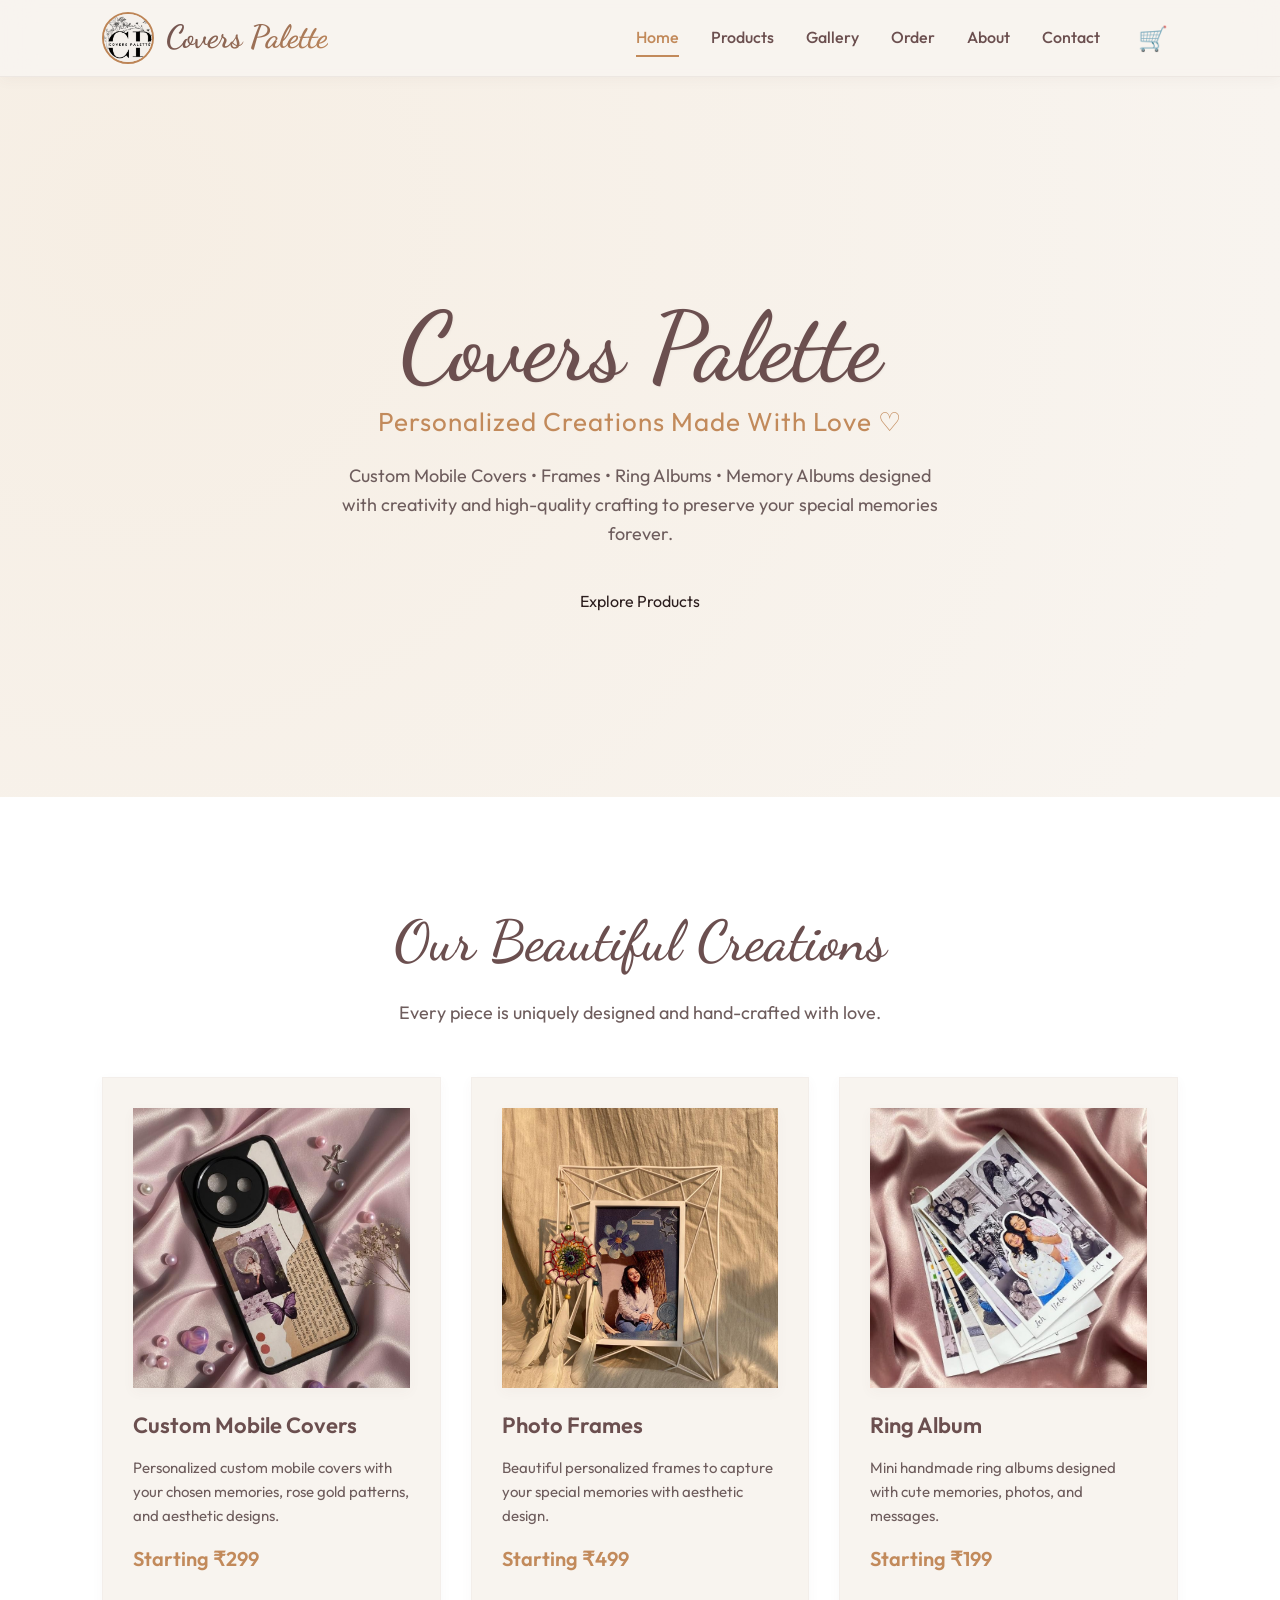
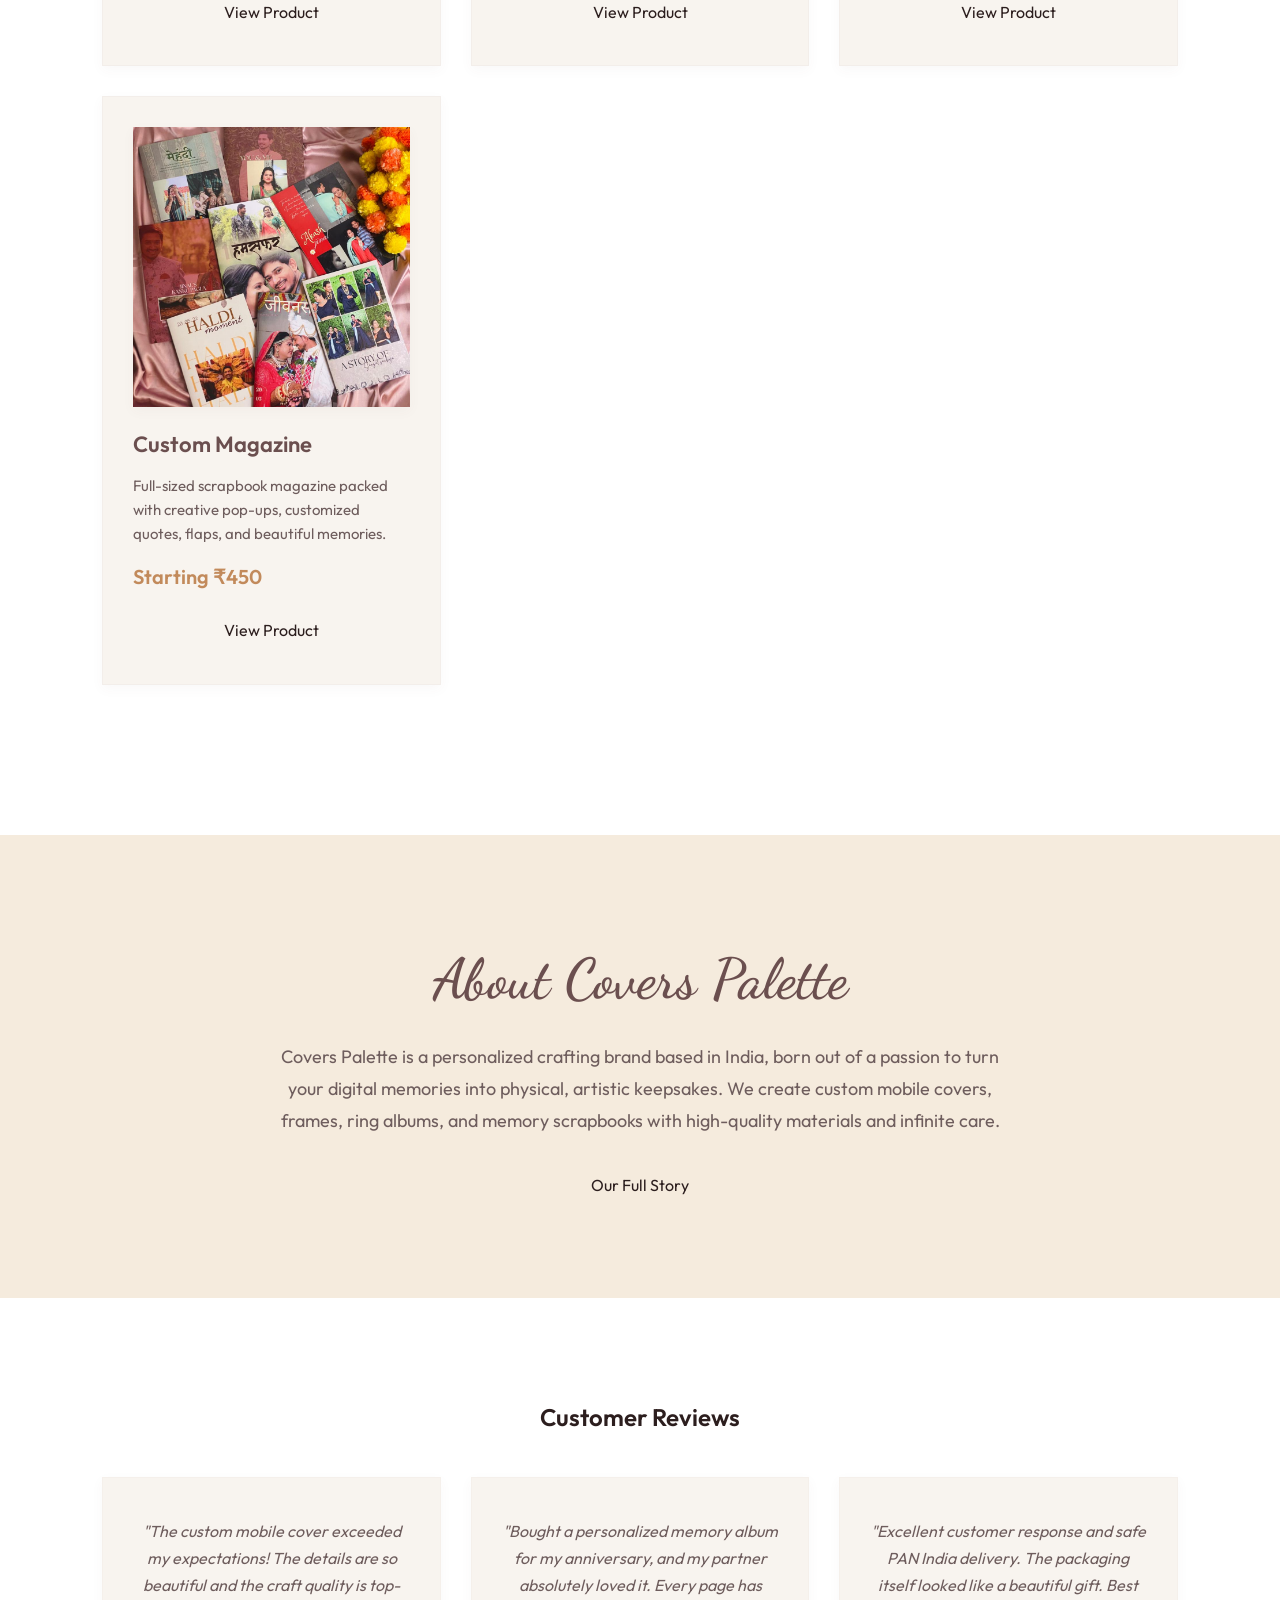
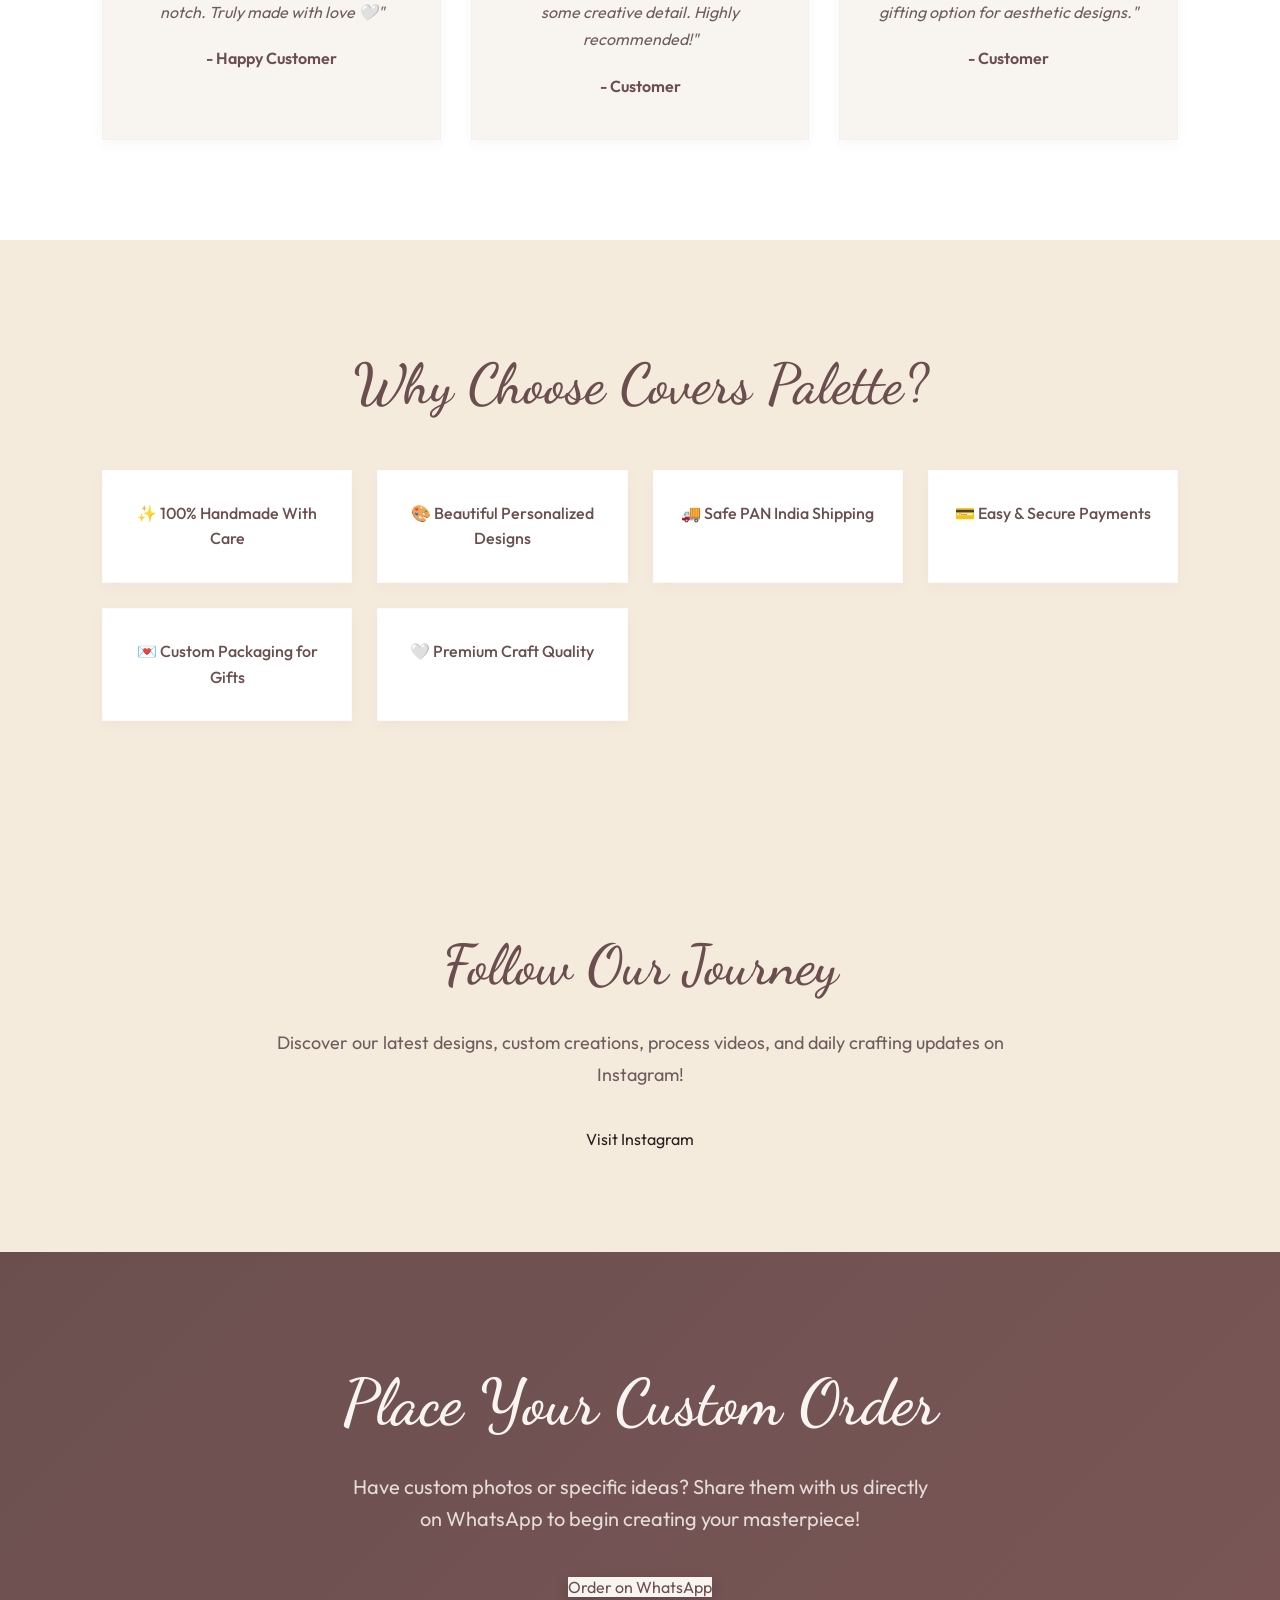
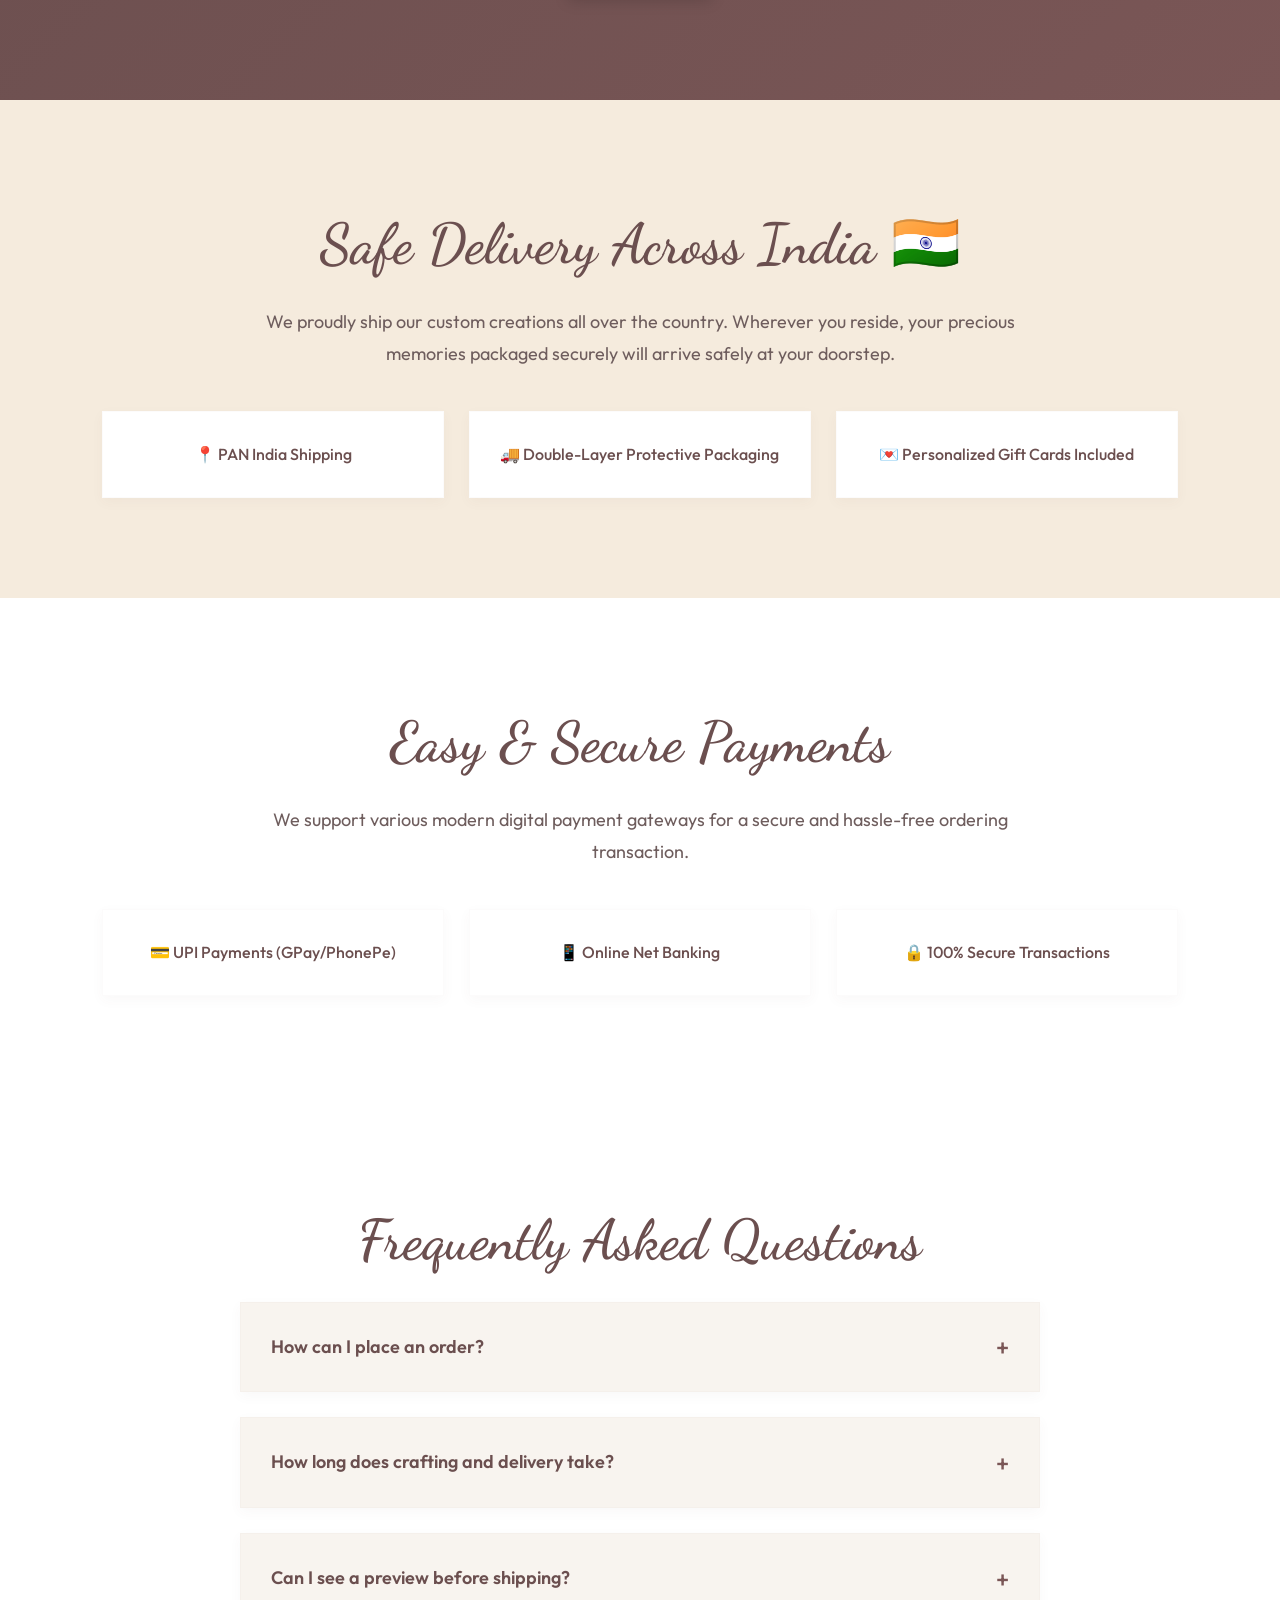
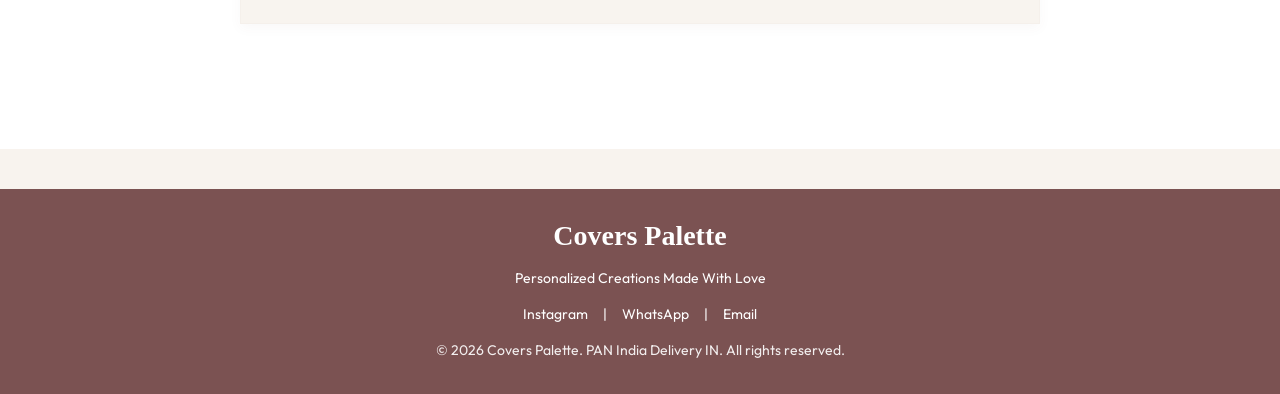
<file: frontend/index.html>
<!DOCTYPE html>
<html lang="en">

<head>
    <meta charset="UTF-8">
    <meta name="viewport" content="width=device-width, initial-scale=1.0">
    <title>Covers Palette | Personalized Creations Made With Love</title>
    <link rel="stylesheet" href="css/style.css">
</head>

<body>

    <header class="navbar">
        <div class="logo-container">
            <img src="images/logo.jpeg" alt="Covers Palette Logo" class="logo-img">
            <span class="logo-text">Covers Palette</span>
        </div>
        <nav>
            <a href="index.html" class="active">Home</a>
            <a href="products.html">Products</a>
            <a href="gallery.html">Gallery</a>
            <a href="order.html">Order</a>
            <a href="about.html">About</a>
            <a href="contact.html">Contact</a>
            <span id="userInfo"></span>
<a href="cart.html" class="cart-icon">
🛒
</a>

<button
id="logoutBtn"
onclick="logout()"
style="display:none;">

Logout

</button>
        </nav>
    </header>

    <section class="hero">
        <h1>Covers Palette</h1>
        <h2>Personalized Creations Made With Love ♡</h2>
        <p>
            Custom Mobile Covers • Frames • Ring Albums • Memory Albums designed with creativity and high-quality crafting to preserve your special memories forever.
        </p>
        <a href="products.html" class="btn">Explore Products</a>
    </section>
    <section class="featured">
    <h2>Our Beautiful Creations</h2>
    <p>Every piece is uniquely designed and hand-crafted with love.</p>

    <div class="cards">

        <div class="card">
            <img src="images/final-cover.jpeg" alt="Custom Mobile Covers">
            <h3>Custom Mobile Covers</h3>
            <p>Personalized custom mobile covers with your chosen memories, rose gold patterns, and aesthetic designs.</p>
            <h4>Starting ₹299</h4>
            <a href="products.html" class="btn">View Product</a>
        </div>

        <div class="card">
            <img src="images/final-frame.jpeg" alt="Photo Frames">
            <h3>Photo Frames</h3>
            <p>Beautiful personalized frames to capture your special memories with aesthetic design.</p>
            <h4>Starting ₹499</h4>
            <a href="products.html" class="btn">View Product</a>
        </div>

        <div class="card">
            <img src="images/ring-album.jpeg" alt="Ring Album">
            <h3>Ring Album</h3>
            <p>Mini handmade ring albums designed with cute memories, photos, and messages.</p>
            <h4>Starting ₹199</h4>
            <a href="products.html" class="btn">View Product</a>
        </div>

        <div class="card">
            <img src="images/final-magazines.jpeg" alt="Custom Magazine">
            <h3>Custom Magazine</h3>
            <p>Full-sized scrapbook magazine packed with creative pop-ups, customized quotes, flaps, and beautiful memories.</p>
            <h4>Starting ₹450</h4>
            <a href="products.html" class="btn">View Product</a>
        </div>

    </div>
</section>
    <section class="about-preview">
        <div class="about-text">
            <h2>About Covers Palette</h2>
            <p>
                Covers Palette is a personalized crafting brand based in India, born out of a passion to turn your digital memories into physical, artistic keepsakes. We create custom mobile covers, frames, ring albums, and memory scrapbooks with high-quality materials and infinite care.
            </p>
            <a href="about.html" class="btn">Our Full Story</a>
        </div>
    </section>

    <section class="reviews">
        <h2>Customer Reviews</h2>
        <div class="review-container">
            <div class="review-card">
                <p>"The custom mobile cover exceeded my expectations! The details are so beautiful and the craft quality is top-notch. Truly made with love 🤍"</p>
                <h4>- Happy Customer</h4>
            </div>
            <div class="review-card">
                <p>"Bought a personalized memory album for my anniversary, and my partner absolutely loved it. Every page has some creative detail. Highly recommended!"</p>
                <h4>- Customer</h4>
            </div>
            <div class="review-card">
                <p>"Excellent customer response and safe PAN India delivery. The packaging itself looked like a beautiful gift. Best gifting option for aesthetic designs."</p>
                <h4>- Customer</h4>
            </div>
        </div>
    </section>

    <section class="why-us">
        <h2>Why Choose Covers Palette?</h2>
        <div class="why-box">
            <div>✨ 100% Handmade With Care</div>
            <div>🎨 Beautiful Personalized Designs</div>
            <div>🚚 Safe PAN India Shipping</div>
            <div>💳 Easy & Secure Payments</div>
            <div>💌 Custom Packaging for Gifts</div>
            <div>🤍 Premium Craft Quality</div>
        </div>
    </section>

    <section class="instagram">
        <h2>Follow Our Journey</h2>
        <p>Discover our latest designs, custom creations, process videos, and daily crafting updates on Instagram!</p>
        <a href="https://www.instagram.com/covers.palette/" target="_blank" class="btn">Visit Instagram</a>
    </section>

    <section class="contact-quick">
        <h2>Place Your Custom Order</h2>
        <p>Have custom photos or specific ideas? Share them with us directly on WhatsApp to begin creating your masterpiece!</p>
        <a href="https://wa.me/919825677172?text=Hello!%20I%20am%20interested%20in%20ordering%20a%20personalized%20creation." target="_blank" class="btn">Order on WhatsApp</a>
    </section>

    <section class="delivery">
        <h2>Safe Delivery Across India 🇮🇳</h2>
        <p>
            We proudly ship our custom creations all over the country. Wherever you reside, your precious memories packaged securely will arrive safely at your doorstep.
        </p>
        <div class="delivery-box">
            <span>📍 PAN India Shipping</span>
            <span>🚚 Double-Layer Protective Packaging</span>
            <span>💌 Personalized Gift Cards Included</span>
        </div>
    </section>

    <section class="payment">
        <h2>Easy & Secure Payments</h2>
        <p>We support various modern digital payment gateways for a secure and hassle-free ordering transaction.</p>
        <div class="payment-box">
            <span>💳 UPI Payments (GPay/PhonePe)</span>
            <span>📱 Online Net Banking</span>
            <span>🔒 100% Secure Transactions</span>
        </div>
    </section>

    <section class="faq">
        <h2>Frequently Asked Questions</h2>
        
        <div class="faq-item">
            <div class="faq-question">
                <h3>How can I place an order?</h3>
                <span class="faq-toggle">+</span>
            </div>
            <div class="faq-answer">
                <p>You can use our interactive Order form page to build your custom package, or click any WhatsApp button to message us directly with your requirements and photos.</p>
            </div>
        </div>

        <div class="faq-item">
            <div class="faq-question">
                <h3>How long does crafting and delivery take?</h3>
                <span class="faq-toggle">+</span>
            </div>
            <div class="faq-answer">
                <p>As every product is fully personalized and handcrafted, crafting takes 3–5 days. Shipping takes another 4–6 days depending on your location in India.</p>
            </div>
        </div>

        <div class="faq-item">
            <div class="faq-question">
                <h3>Can I see a preview before shipping?</h3>
                <span class="faq-toggle">+</span>
            </div>
            <div class="faq-answer">
                <p>Yes! We send high-resolution photos and videos of your finished order before packaging it so you can verify and be 100% satisfied with the outcome.</p>
            </div>
        </div>
    </section>

   <footer class="footer">
  <h2>Covers Palette</h2>
  <p>Personalized Creations Made With Love</p>

  <div class="footer-links">
    <a href="#">Instagram</a>
    <span>|</span>
    <a href="#">WhatsApp</a>
    <span>|</span>
    <a href="#">Email</a>
  </div>

  <p class="copyright">
    © 2026 Covers Palette. PAN India Delivery IN. All rights reserved.
  </p>
</footer>
<script>

const userEmail =
localStorage.getItem("userEmail");

if(userEmail){

document.getElementById("userInfo")
.innerText="Hi, Hasti";

document.getElementById("logoutBtn")
.style.display="inline-block";

}

function logout(){

localStorage.removeItem("userEmail");

window.location.href="login.html";

}

</script>
</body>

</html>
</file>
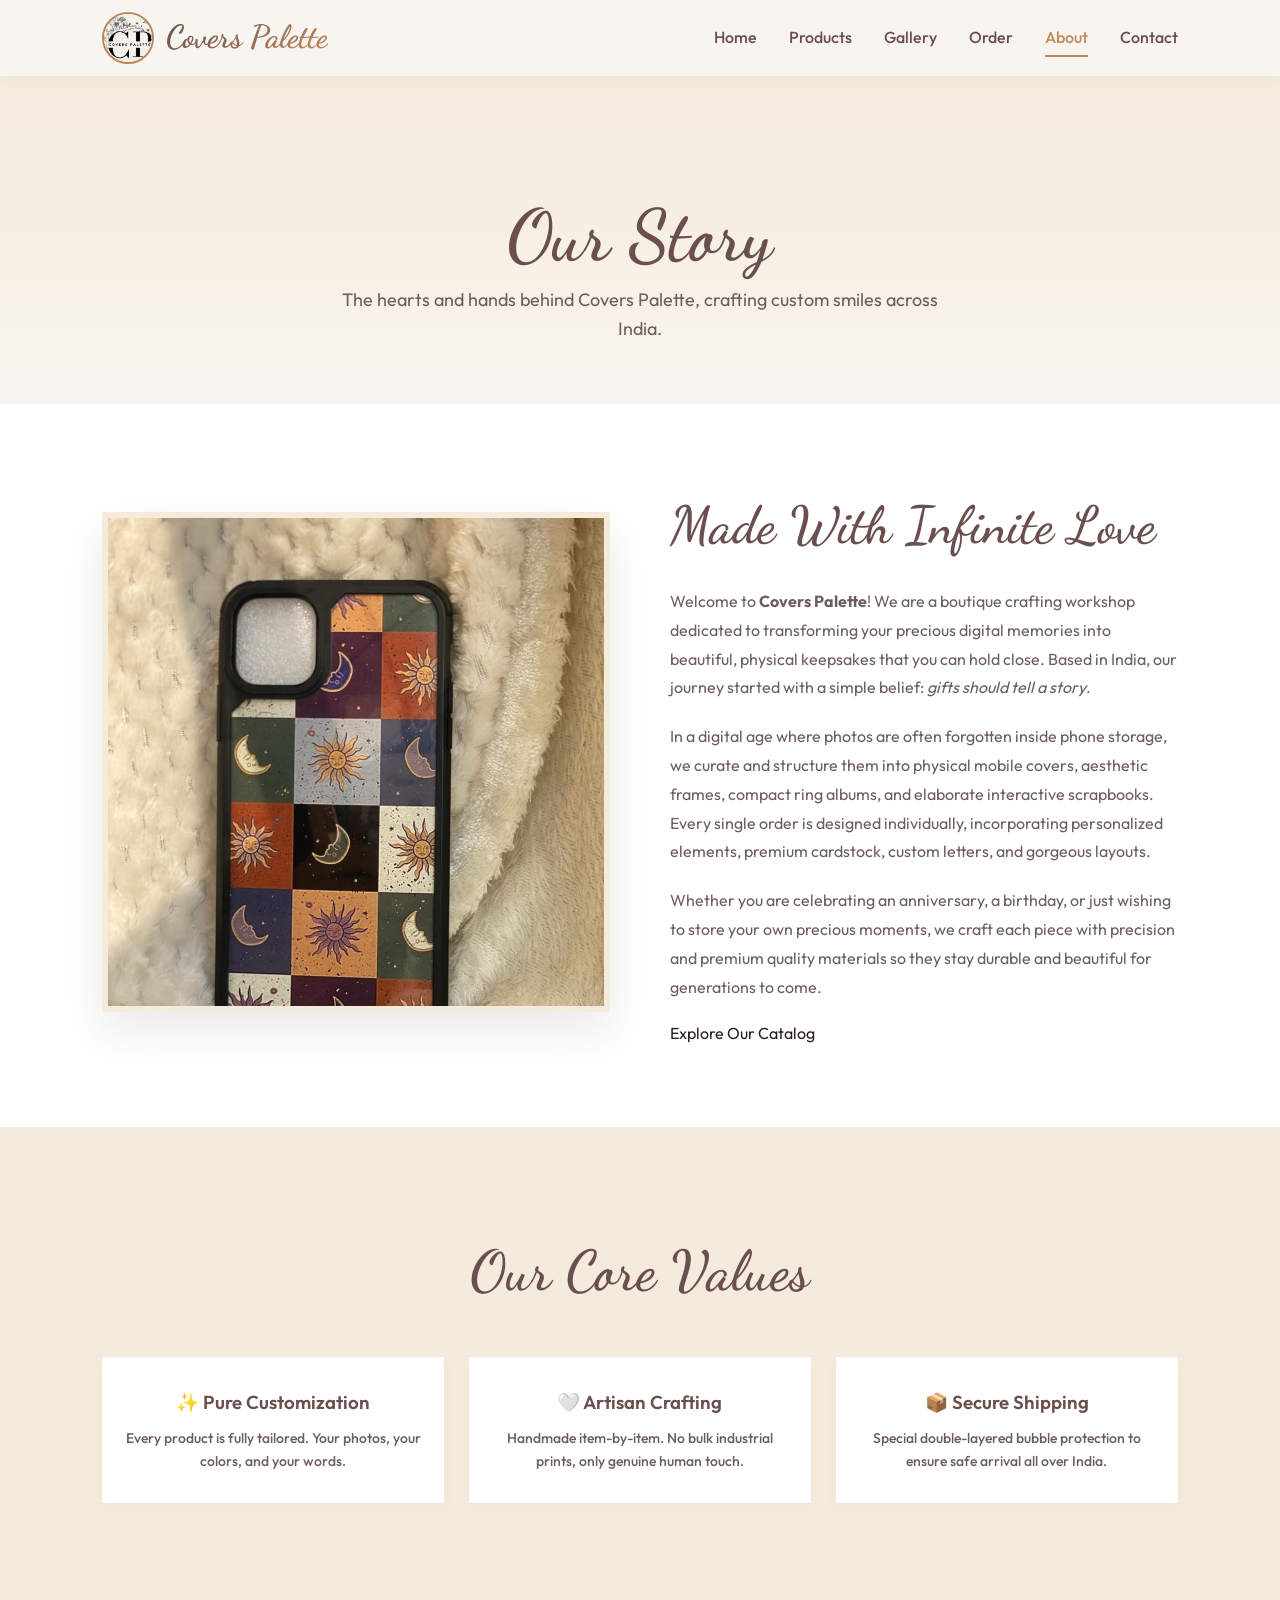
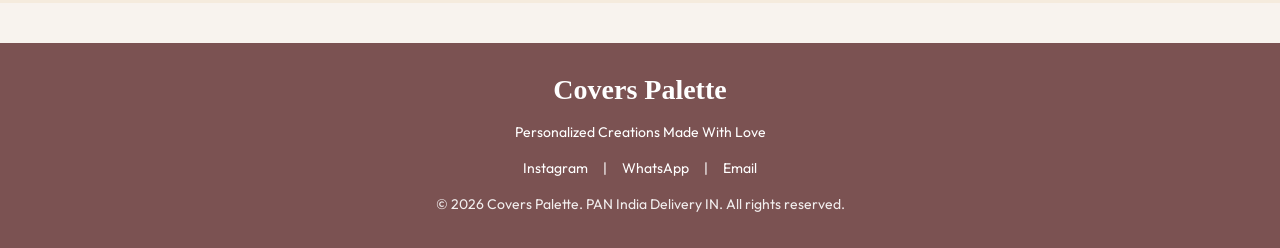
<file: frontend/about.html>
<!DOCTYPE html>
<html lang="en">

<head>
    <meta charset="UTF-8">
    <meta name="viewport" content="width=device-width, initial-scale=1.0">
    <title>About Us | Covers Palette</title>
    <link rel="stylesheet" href="css/style.css">
</head>

<body>

    <header class="navbar">
        <div class="logo-container">
            <img src="images/logo.jpeg" alt="Covers Palette Logo" class="logo-img">
            <span class="logo-text">Covers Palette</span>
        </div>
        <nav>
            <a href="index.html">Home</a>
            <a href="products.html">Products</a>
            <a href="gallery.html">Gallery</a>
            <a href="order.html">Order</a>
            <a href="about.html" class="active">About</a>
            <a href="contact.html">Contact</a>
        </nav>
    </header>

    <section class="page-header">
        <h1>Our Story</h1>
        <p>The hearts and hands behind Covers Palette, crafting custom smiles across India.</p>
    </section>

    <section class="about-section">
        <div class="about-grid">
            <div class="about-image">
                <img src="images/gallery1.jpeg" alt="Crafting Table at Covers Palette">
            </div>
            <div class="about-content">
                <h2>Made With Infinite Love</h2>
                <p>
                    Welcome to <strong>Covers Palette</strong>! We are a boutique crafting workshop dedicated to transforming your precious digital memories into beautiful, physical keepsakes that you can hold close. Based in India, our journey started with a simple belief: <em>gifts should tell a story</em>.
                </p>
                <p>
                    In a digital age where photos are often forgotten inside phone storage, we curate and structure them into physical mobile covers, aesthetic frames, compact ring albums, and elaborate interactive scrapbooks. Every single order is designed individually, incorporating personalized elements, premium cardstock, custom letters, and gorgeous layouts.
                </p>
                <p>
                    Whether you are celebrating an anniversary, a birthday, or just wishing to store your own precious moments, we craft each piece with precision and premium quality materials so they stay durable and beautiful for generations to come.
                </p>
                <a href="products.html" class="btn">Explore Our Catalog</a>
            </div>
        </div>
    </section>

    <section class="why-us">
        <h2>Our Core Values</h2>
        <div class="why-box">
            <div>
                <h3>✨ Pure Customization</h3>
                <p style="margin-top: 10px; font-size: 14px;">Every product is fully tailored. Your photos, your colors, and your words.</p>
            </div>
            <div>
                <h3>🤍 Artisan Crafting</h3>
                <p style="margin-top: 10px; font-size: 14px;">Handmade item-by-item. No bulk industrial prints, only genuine human touch.</p>
            </div>
            <div>
                <h3>📦 Secure Shipping</h3>
                <p style="margin-top: 10px; font-size: 14px;">Special double-layered bubble protection to ensure safe arrival all over India.</p>
            </div>
        </div>
    </section>

   <footer class="footer">
  <h2>Covers Palette</h2>
  <p>Personalized Creations Made With Love</p>

  <div class="footer-links">
    <a href="#">Instagram</a>
    <span>|</span>
    <a href="#">WhatsApp</a>
    <span>|</span>
    <a href="#">Email</a>
  </div>

  <p class="copyright">
    © 2026 Covers Palette. PAN India Delivery IN. All rights reserved.
  </p>
</footer>
</body>

</html>
</file>
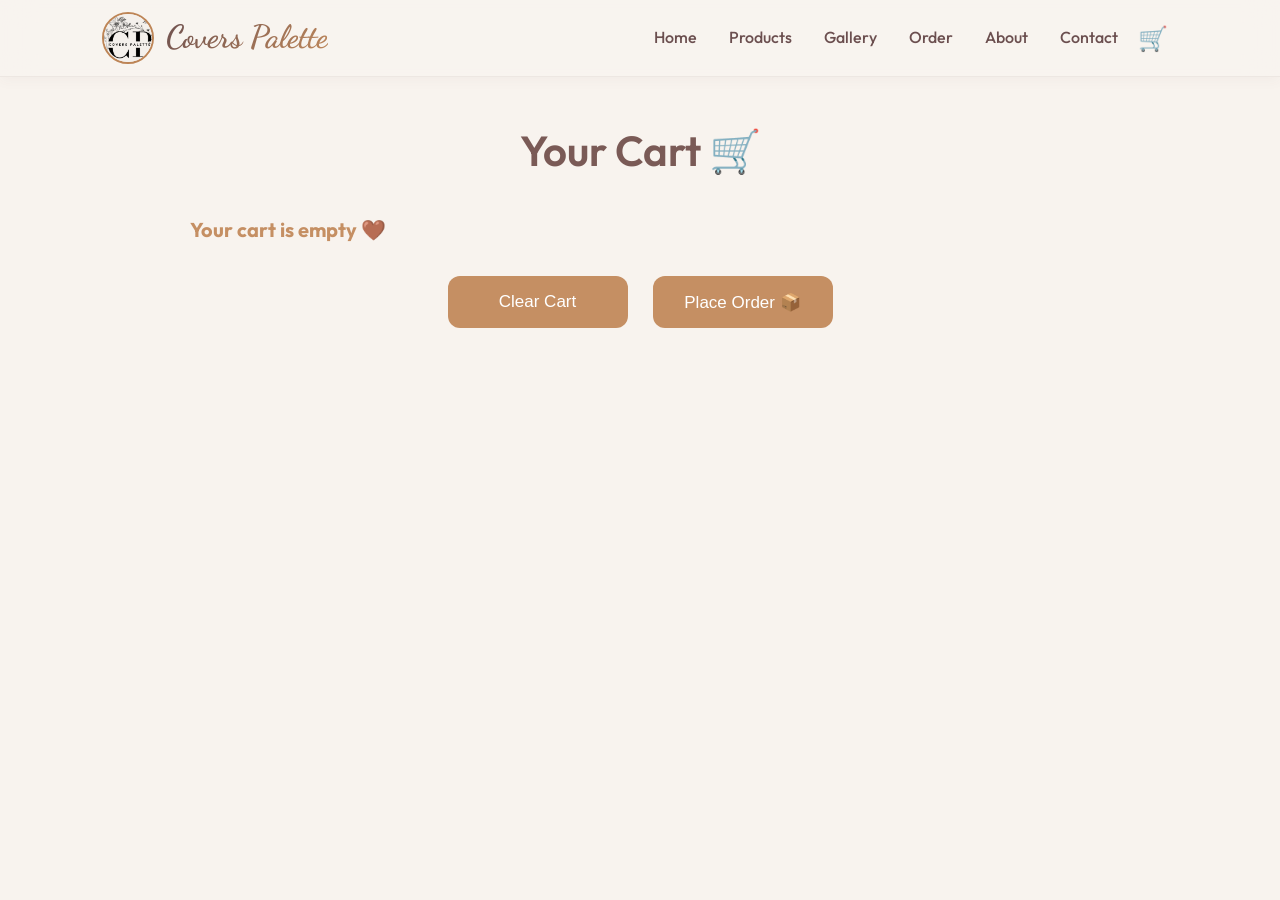
<file: frontend/cart.html>
<!DOCTYPE html>
<html>
<head>
    <title>Your Cart | Covers Palette</title>
    <link rel="stylesheet" href="css/style.css">
</head>

<body>

<header class="navbar">
    <div class="logo-container">
        <img src="images/logo.jpeg" class="logo-img">
        <span class="logo-text">Covers Palette</span>
    </div>

    <nav>
        <a href="index.html">Home</a>
        <a href="products.html">Products</a>
        <a href="gallery.html">Gallery</a>
        <a href="order.html">Order</a>
        <a href="about.html">About</a>
        <a href="contact.html">Contact</a>
        <a href="cart.html" class="cart-icon">🛒</a>
    </nav>
</header>

<h1>Your Cart 🛒</h1>

<div id="cartItems"></div>
<h2 id="total"></h2>

<div class="cart-buttons">
    <button onclick="clearCart()" class="clear-cart-btn">Clear Cart</button>
    <button onclick="placeOrder()" class="place-order-btn">Place Order 📦</button>
</div>

<script>
let cart = JSON.parse(localStorage.getItem("cart")) || [];
let total = 0;
let data = "";

cart.forEach((item, index) => {
    total += item.price * item.quantity;

    data += `
        <div class="card">
            <img src="${item.image}" class="cart-image">

            <h3>${item.name}</h3>
            <p>₹${item.price}</p>

            <div class="quantity-box">
                <button onclick="decreaseQty(${index})">-</button>
                <span>${item.quantity}</span>
                <button onclick="increaseQty(${index})">+</button>
            </div>

            <button onclick="removeItem(${index})" class="remove-btn">
                Remove
            </button>
        </div>
    `;
});

document.getElementById("cartItems").innerHTML =
    data || "<p class='empty-cart'>Your cart is empty 🤎</p>";

document.getElementById("total").innerText =
    cart.length > 0 ? "Total : ₹" + total : "";

function increaseQty(index){
    cart[index].quantity++;
    localStorage.setItem("cart", JSON.stringify(cart));
    location.reload();
}

function decreaseQty(index){
    if(cart[index].quantity > 1){
        cart[index].quantity--;
    }else{
        cart.splice(index,1);
    }

    localStorage.setItem("cart", JSON.stringify(cart));
    location.reload();
}

function removeItem(index){
    cart.splice(index,1);
    localStorage.setItem("cart", JSON.stringify(cart));
    location.reload();
}

function clearCart(){
    localStorage.removeItem("cart");
    location.reload();
}

function placeOrder(){
    if(cart.length === 0){
        alert("Cart Empty 🤎");
        return;
    }

    window.location.href = "order.html";
}
</script>

</body>
</html>
</file>
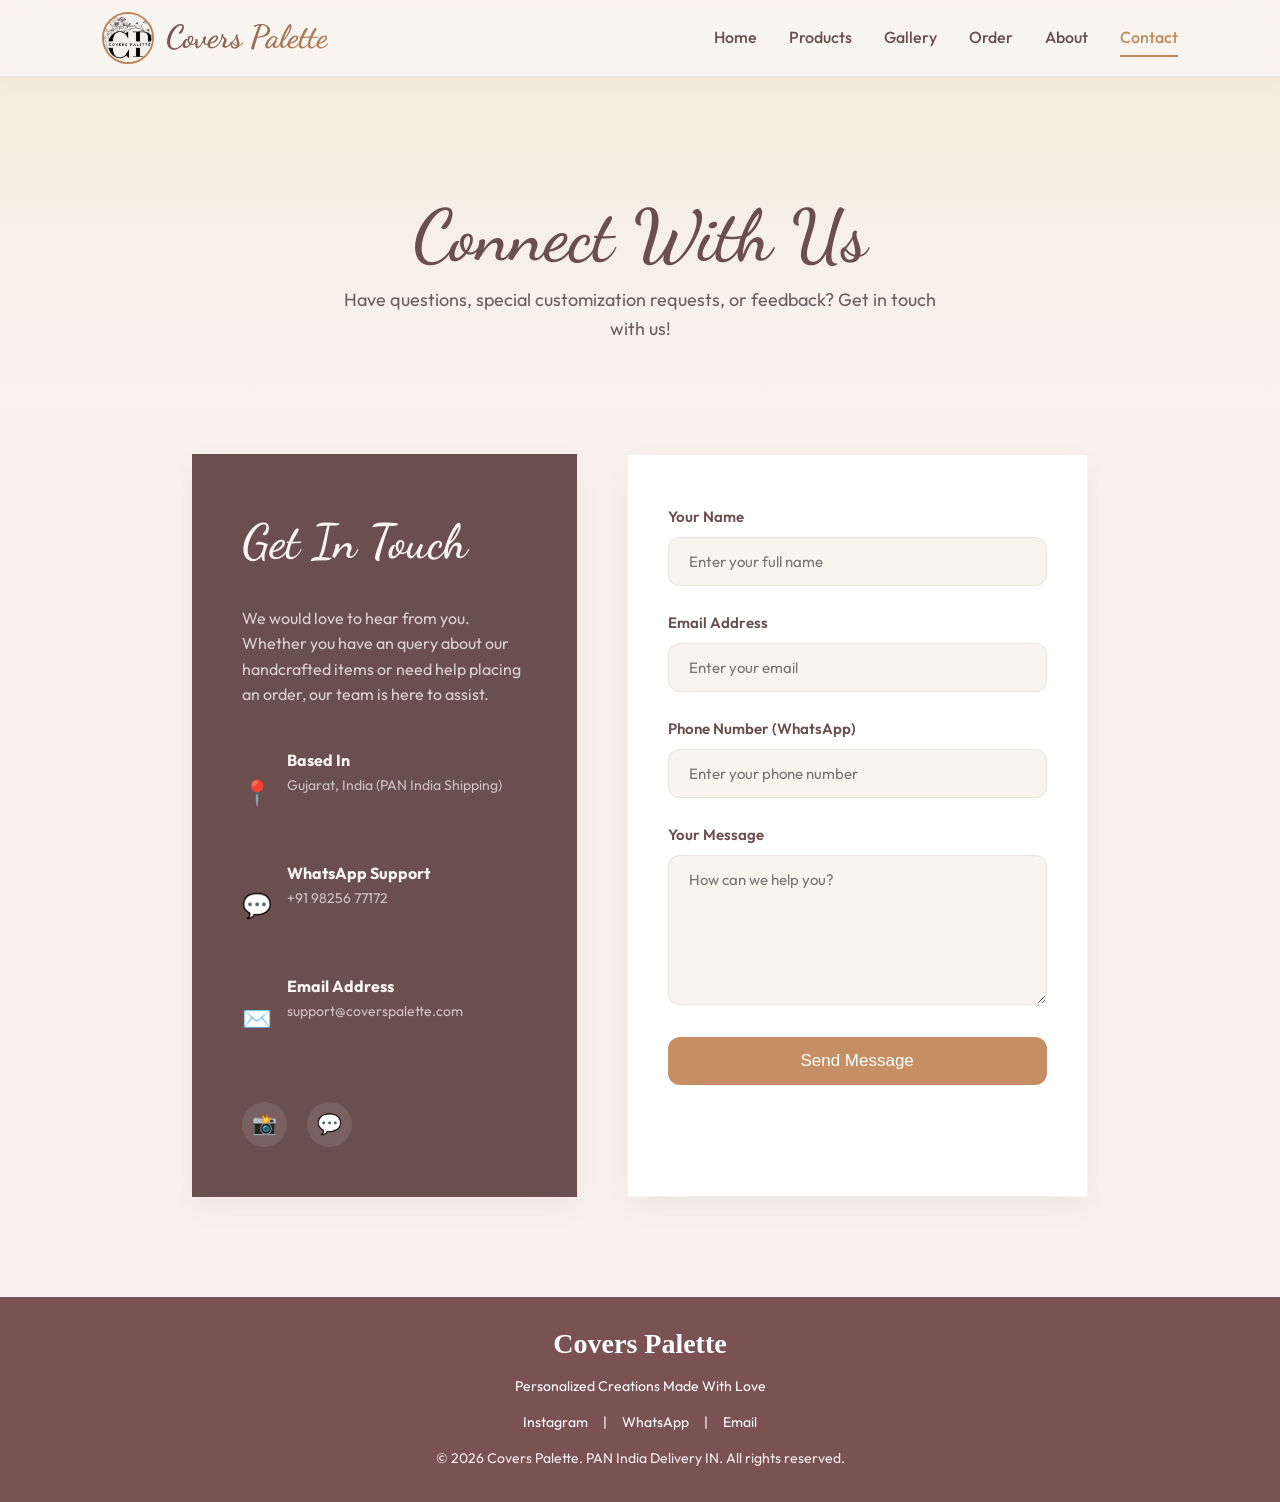
<file: frontend/contact.html>
<!DOCTYPE html>
<html lang="en">

<head>
    <meta charset="UTF-8">
    <meta name="viewport" content="width=device-width, initial-scale=1.0">
    <title>Contact Us | Covers Palette</title>
    <link rel="stylesheet" href="css/style.css">
</head>

<body>

    <header class="navbar">
        <div class="logo-container">
            <img src="images/logo.jpeg" alt="Covers Palette Logo" class="logo-img">
            <span class="logo-text">Covers Palette</span>
        </div>
        <nav>
            <a href="index.html">Home</a>
            <a href="products.html">Products</a>
            <a href="gallery.html">Gallery</a>
            <a href="order.html">Order</a>
            <a href="about.html">About</a>
            <a href="contact.html" class="active">Contact</a>
        </nav>
    </header>

    <section class="page-header">
        <h1>Connect With Us</h1>
        <p>Have questions, special customization requests, or feedback? Get in touch with us!</p>
    </section>

    <div class="contact-grid" style="padding: 0 8%;">
        <!-- Info Column -->
        <div class="contact-info">
            <h2>Get In Touch</h2>
            <p>We would love to hear from you. Whether you have an query about our handcrafted items or need help placing an order, our team is here to assist.</p>
            
            <div class="info-item">
                <span class="icon">📍</span>
                <div>
                    <strong>Based In</strong>
                    <p style="color: rgba(248,244,239,0.7); font-size: 14px;">Gujarat, India (PAN India Shipping)</p>
                </div>
            </div>

            <div class="info-item">
                <span class="icon">💬</span>
                <div>
                    <strong>WhatsApp Support</strong>
                    <p style="color: rgba(248,244,239,0.7); font-size: 14px;">+91 98256 77172</p>
                </div>
            </div>

            <div class="info-item">
                <span class="icon">✉️</span>
                <div>
                    <strong>Email Address</strong>
                    <p style="color: rgba(248,244,239,0.7); font-size: 14px;">support@coverspalette.com</p>
                </div>
            </div>

            <div class="social-links">
                <a href="https://www.instagram.com/covers.palette/" target="_blank" aria-label="Instagram">📸</a>
                <a href="https://wa.me/919825677172" target="_blank" aria-label="WhatsApp">💬</a>
            </div>
        </div>

        <!-- Form Column -->
        <div class="form-container" style="margin: 0; max-width: 100%;">
            <form id="contactForm" onsubmit="handleContactSubmit(event)">
                <div class="form-group">
                    <label for="name">Your Name</label>
                    <input type="text" id="name" class="form-control" placeholder="Enter your full name" required>
                </div>

                <div class="form-group">
                    <label for="email">Email Address</label>
                    <input type="email" id="email" class="form-control" placeholder="Enter your email" required>
                </div>

                <div class="form-group">
                    <label for="phone">Phone Number (WhatsApp)</label>
                    <input type="tel" id="phone" class="form-control" placeholder="Enter your phone number" required>
                </div>

                <div class="form-group">
                    <label for="message">Your Message</label>
                    <textarea id="message" class="form-control" placeholder="How can we help you?" required></textarea>
                </div>

                <button type="submit" style="width: 100%;">Send Message</button>

                <div id="contactSuccess" class="order-success-prompt">
                    ✨ Thank you! Your message has been received. We will get back to you on WhatsApp/Email very soon!
                </div>
            </form>
        </div>
    </div>

    
    <script src="js/script.js"></script>
    <script>
        function handleContactSubmit(event) {
            event.preventDefault();
            document.getElementById('contactSuccess').style.display = 'block';
            setTimeout(() => {
                document.getElementById('contactForm').reset();
                document.getElementById('contactSuccess').style.display = 'none';
            }, 5000);
        }
    </script>
    <footer class="footer">
  <h2>Covers Palette</h2>
  <p>Personalized Creations Made With Love</p>

  <div class="footer-links">
    <a href="#">Instagram</a>
    <span>|</span>
    <a href="#">WhatsApp</a>
    <span>|</span>
    <a href="#">Email</a>
  </div>

  <p class="copyright">
    © 2026 Covers Palette. PAN India Delivery IN. All rights reserved.
  </p>
</footer>

</body>

</html>
</file>
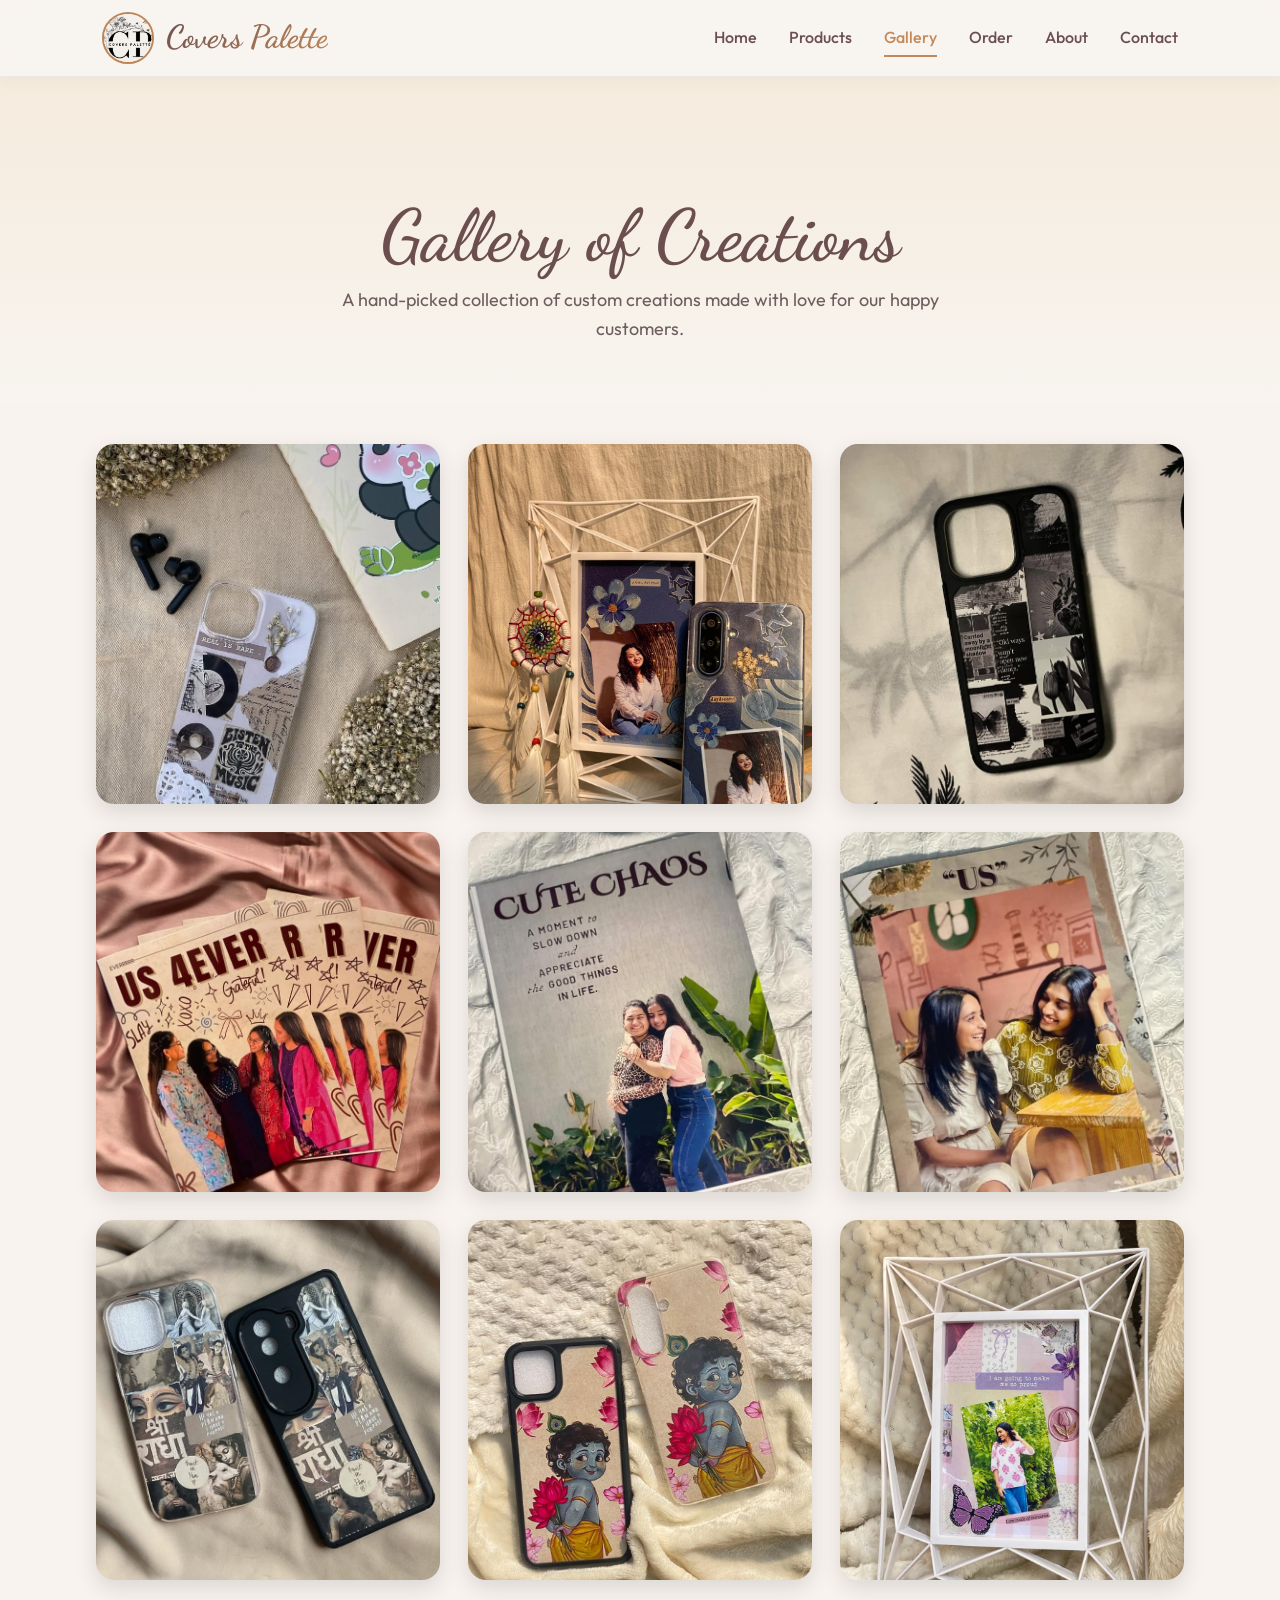
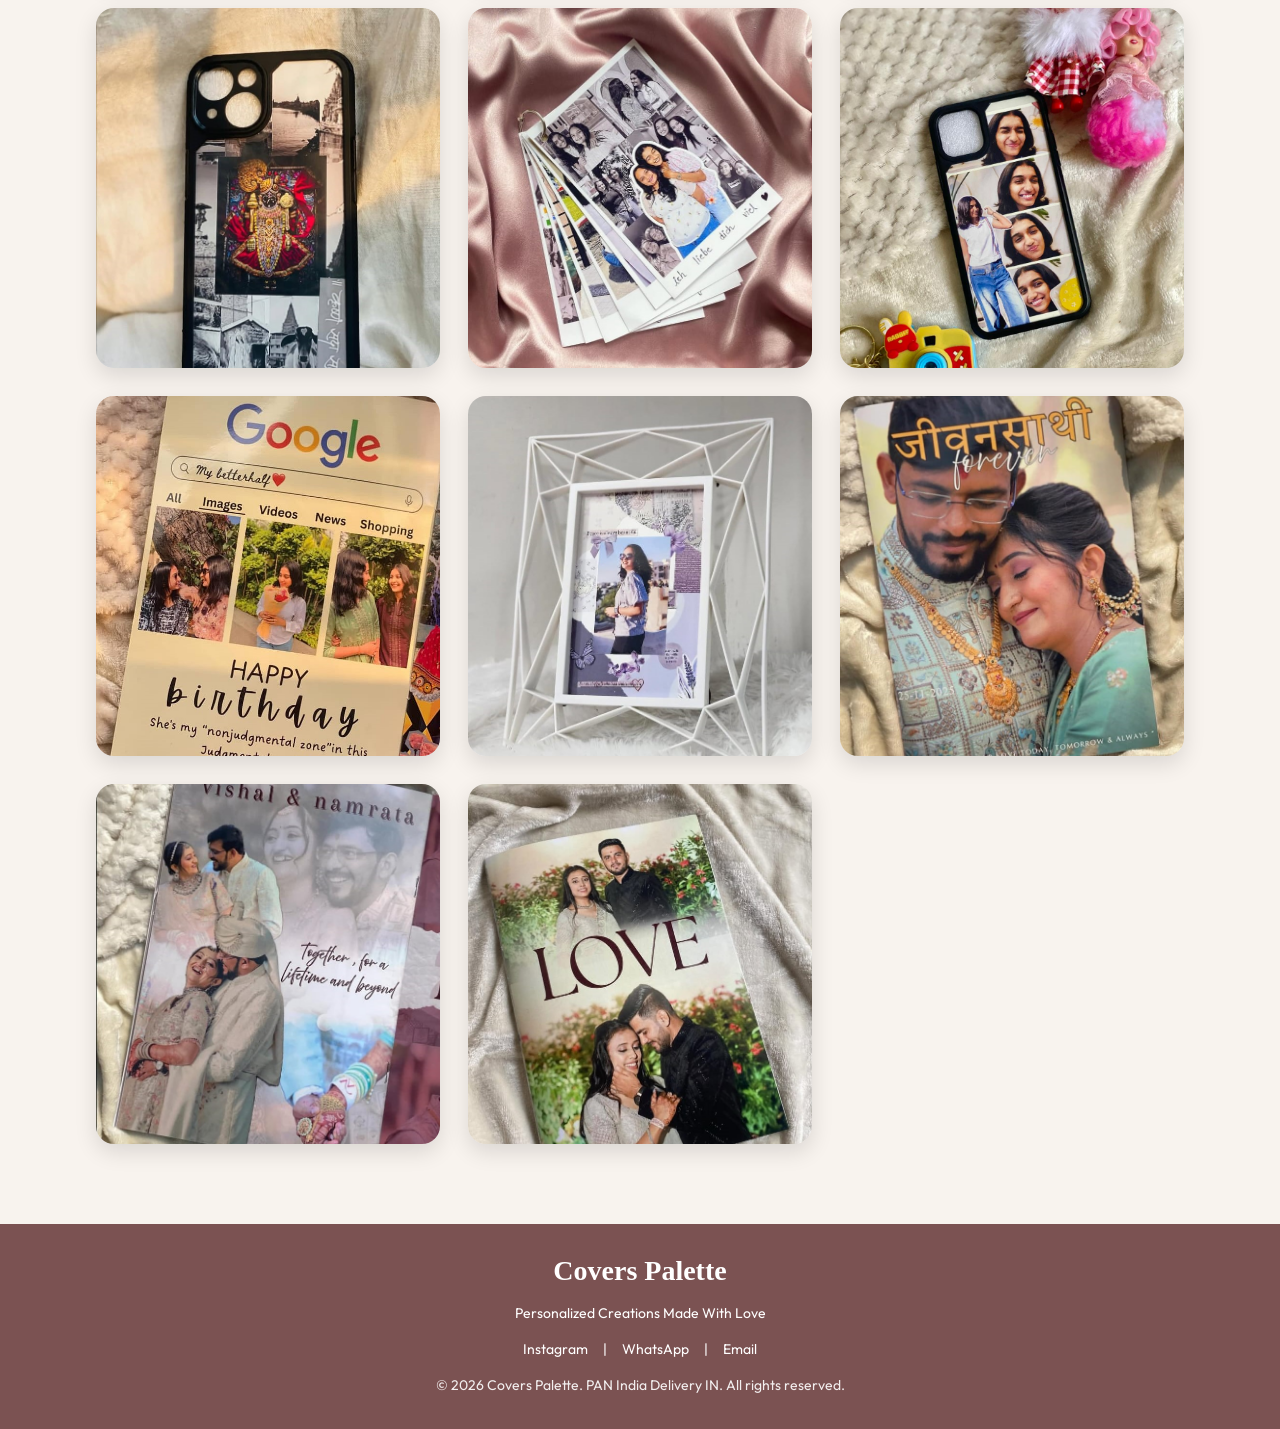
<file: frontend/gallery.html>
<!DOCTYPE html>
<html lang="en">

<head>
    <meta charset="UTF-8">
    <meta name="viewport" content="width=device-width, initial-scale=1.0">
    <title>Gallery | Covers Palette</title>
    <link rel="stylesheet" href="css/style.css">
</head>

<body>

    <header class="navbar">
        <div class="logo-container">
            <img src="images/logo.jpeg" alt="Covers Palette Logo" class="logo-img">
            <span class="logo-text">Covers Palette</span>
        </div>
        <nav>
            <a href="index.html">Home</a>
            <a href="products.html">Products</a>
            <a href="gallery.html" class="active">Gallery</a>
            <a href="order.html">Order</a>
            <a href="about.html">About</a>
            <a href="contact.html">Contact</a>
        </nav>
    </header>

    <section class="page-header">
        <h1>Gallery of Creations</h1>
        <p>A hand-picked collection of custom creations made with love for our happy customers.</p>
    </section>

    <section class="gallery-section">

<img src="images/covers.jpeg" alt="">
<img src="images/cover2.jpeg" alt="">
<img src="images/image-3.jpeg" alt="">
<img src="images/image-4.jpeg" alt="">
<img src="images/image-5.jpeg" alt="">
<img src="images/image-6.jpeg" alt="">
<img src="images/image-7.jpeg" alt="">
<img src="images/frame1.jpeg" alt="">
<img src="images/frames.jpeg" alt="">
<img src="images/magazines.jpeg" alt="">
<img src="images/ring-album.jpeg" alt="">
<img src="images/ring1.jpeg" alt="">
<img src="images/image-10.jpeg" alt="">
<img src="images/image-11.jpeg" alt="">
<img src="images/image-12.jpeg" alt="">
<img src="images/image-13.jpeg" alt="">
<img src="images/image-14.jpeg" alt="">

    </section>

    <footer class="footer">
  <h2>Covers Palette</h2>
  <p>Personalized Creations Made With Love</p>

  <div class="footer-links">
    <a href="#">Instagram</a>
    <span>|</span>
    <a href="#">WhatsApp</a>
    <span>|</span>
    <a href="#">Email</a>
  </div>

  <p class="copyright">
    © 2026 Covers Palette. PAN India Delivery IN. All rights reserved.
  </p>
</footer>
</body>

</html>
</file>
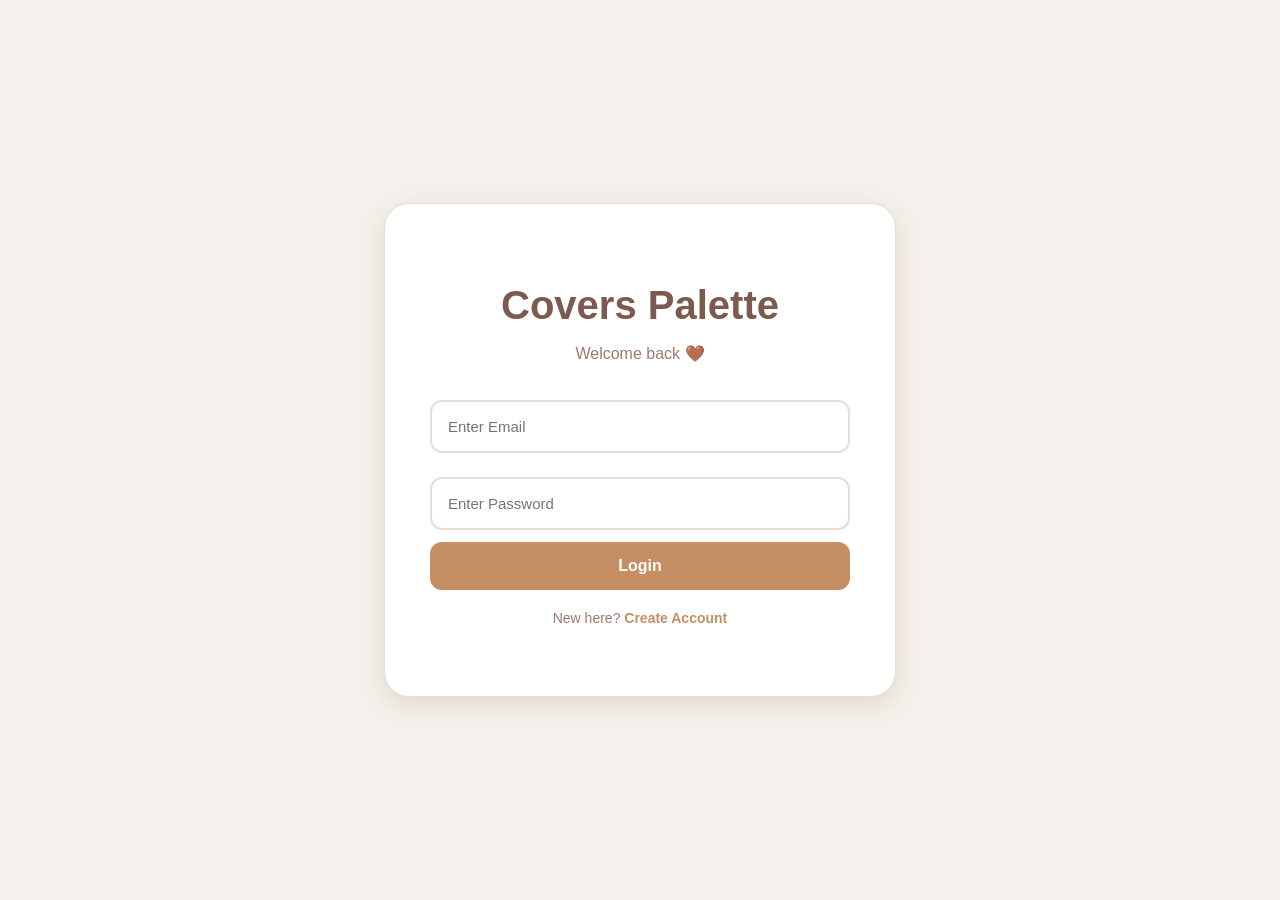
<file: frontend/login.html>
<!DOCTYPE html>
<html>
<head>
    <title>Login</title>
    <style>
        body{

margin:0;

font-family:Poppins,sans-serif;

display:flex;

justify-content:center;

align-items:center;

height:100vh;

background:#f5f0eb;

}

.box{

width:420px;

padding:45px;

background:#fff;

border-radius:25px;

box-shadow:

0 8px 25px rgba(120,90,70,.15);

border:1px solid #e8dcd2;

text-align:center;

}

h2{

color:#7d5a50;

font-size:40px;

margin-bottom:10px;

font-weight:600;

}

p{

color:#9b7b6f;

font-size:16px;

margin-bottom:25px;

}

input{

width:100%;

padding:16px;

margin:12px 0;

border:2px solid #e7ddd5;

border-radius:12px;

font-size:15px;

box-sizing:border-box;

outline:none;

color:#7d5a50;

}

input:focus{

border-color:#c58f63;

}

button{

width:100%;

padding:15px;

background:#c58f63;

color:white;

border:none;

border-radius:12px;

font-size:16px;

font-weight:600;

cursor:pointer;

transition:.3s;

}

button:hover{

background:#a97752;

transform:translateY(-2px);

}

.login-text{

margin-top:20px;

font-size:14px;

}

.login-text a{

color:#c58f63;

font-weight:600;

text-decoration:none;

}

.login-text a:hover{

text-decoration:underline;

}
    </style>
</head>
<body>

<div class="box">
    <h2>Covers Palette</h2>

<p>Welcome back 🤎</p>

    <input type="email" id="email" placeholder="Enter Email">
    <input type="password" id="password" placeholder="Enter Password">

    <button onclick="login()">Login</button>
    <p class="login-text">

New here?

<a href="signup.html">

Create Account

</a>

</p>
</div>

<script>
async function login(){

    const user = {
        email: document.getElementById("email").value,
        password: document.getElementById("password").value
    };

    const response = await fetch("http://localhost:8080/api/login", {
        method: "POST",
        headers: {
            "Content-Type": "application/json"
        },
        body: JSON.stringify(user)
    });

    const result = await response.text();

    if(result==="success"){

localStorage.setItem("userEmail", user.email);

alert("Welcome Back 🤎");

window.location.href="index.html";

}
}
</script>

</body>
</html>
</file>
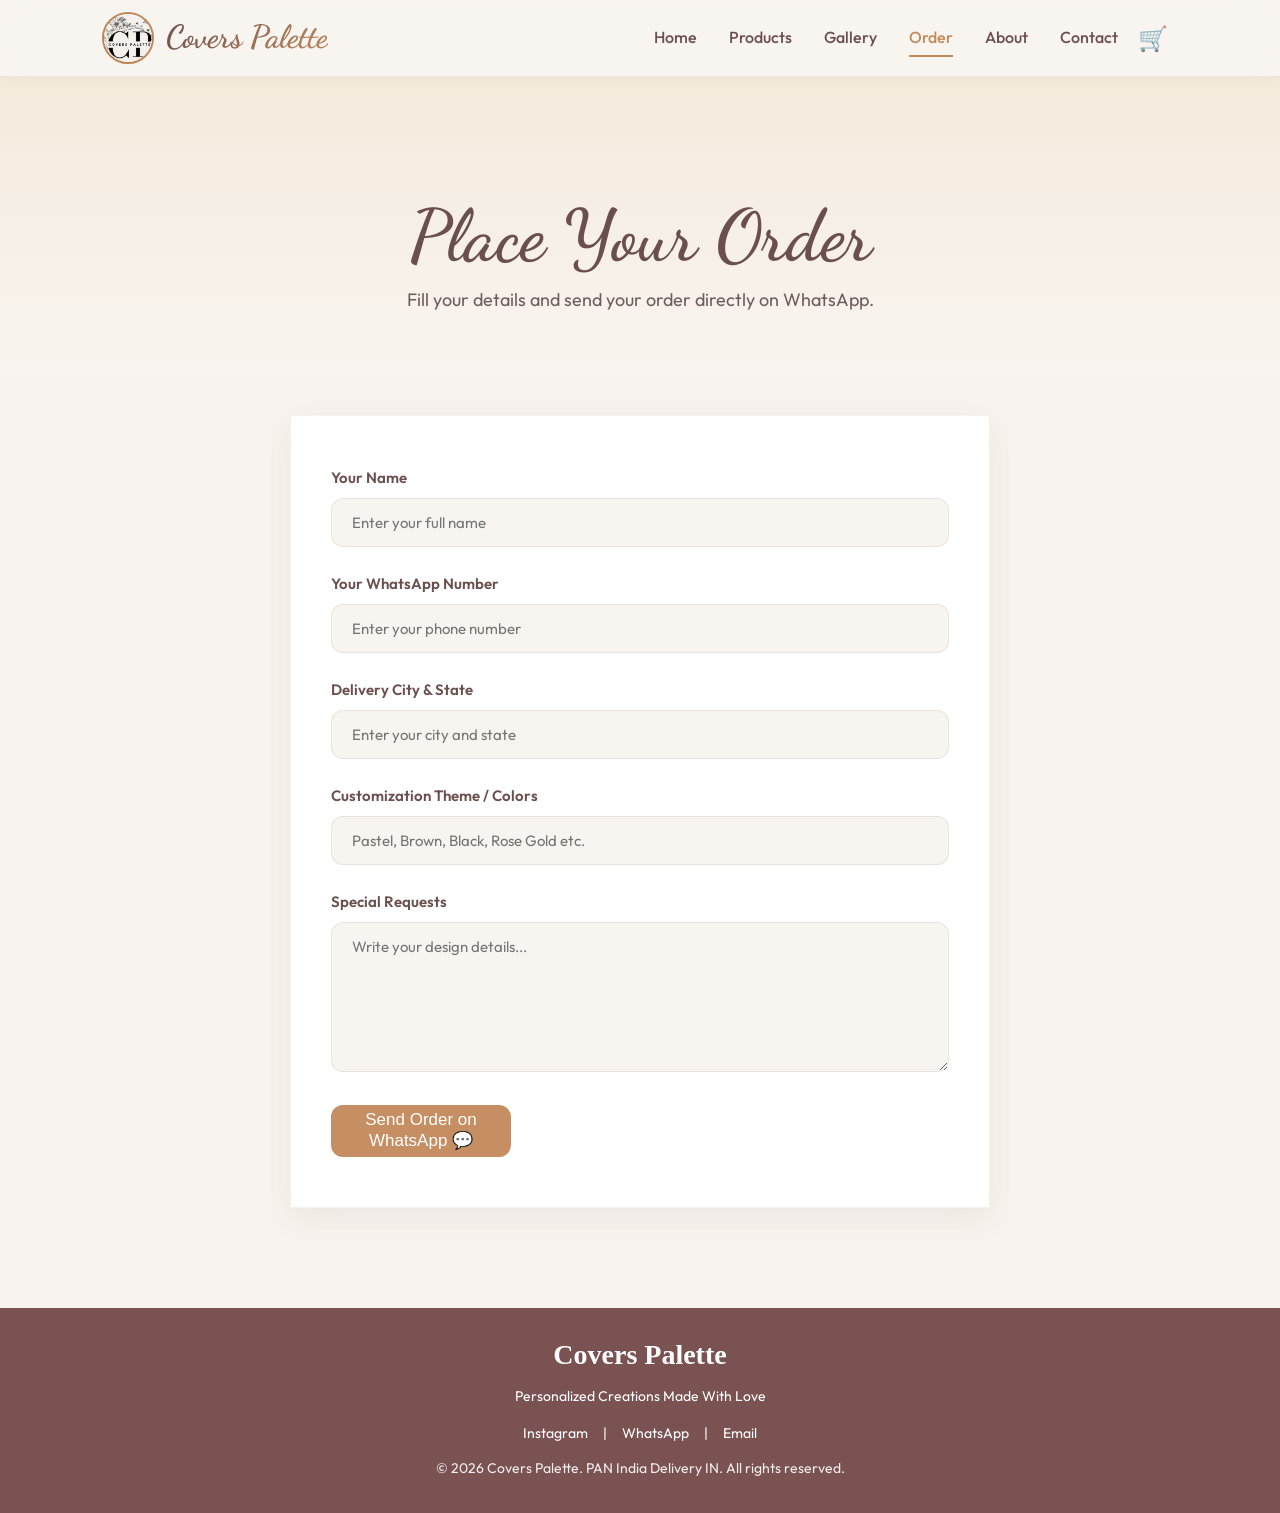
<file: frontend/order.html>
<!DOCTYPE html>
<html lang="en">
<head>
    <meta charset="UTF-8">
    <meta name="viewport" content="width=device-width, initial-scale=1.0">
    <title>Place Order | Covers Palette</title>
    <link rel="stylesheet" href="css/style.css">
</head>

<body>

<header class="navbar">
    <div class="logo-container">
        <img src="images/logo.jpeg" alt="Covers Palette Logo" class="logo-img">
        <span class="logo-text">Covers Palette</span>
    </div>

    <nav>
        <a href="index.html">Home</a>
        <a href="products.html">Products</a>
        <a href="gallery.html">Gallery</a>
        <a href="order.html" class="active">Order</a>
        <a href="about.html">About</a>
        <a href="contact.html">Contact</a>
        <a href="cart.html" class="cart-icon">🛒</a>
    </nav>
</header>

<section class="page-header">
    <h1>Place Your Order</h1>
    <p>Fill your details and send your order directly on WhatsApp.</p>
</section>

<div class="form-container">
    <form id="orderForm">

        <p id="successMsg"></p>

        <div class="form-group">
            <label>Your Name</label>
            <input type="text" id="customerName" class="form-control" placeholder="Enter your full name" required>
        </div>

        <div class="form-group">
            <label>Your WhatsApp Number</label>
            <input type="tel" id="whatsappNumber" class="form-control" placeholder="Enter your phone number" required>
        </div>

        <div class="form-group">
            <label>Delivery City & State</label>
            <input type="text" id="addressInput" class="form-control" placeholder="Enter your city and state" required>
        </div>

        <div class="form-group">
            <label>Customization Theme / Colors</label>
            <input type="text" id="themeInput" class="form-control" placeholder="Pastel, Brown, Black, Rose Gold etc.">
        </div>

        <div class="form-group">
            <label>Special Requests</label>
            <textarea id="instructions" class="form-control" placeholder="Write your design details..." required></textarea>
        </div>

        <button type="submit" class="place-order-btn">
            Send Order on WhatsApp 💬
        </button>

    </form>
</div>

<footer class="footer">
    <h2>Covers Palette</h2>
    <p>Personalized Creations Made With Love</p>

    <div class="footer-links">
        <a href="#">Instagram</a>
        <span>|</span>
        <a href="#">WhatsApp</a>
        <span>|</span>
        <a href="#">Email</a>
    </div>

    <p class="copyright">
        © 2026 Covers Palette. PAN India Delivery IN. All rights reserved.
    </p>
</footer>

<script>
document.getElementById("orderForm").addEventListener("submit", function(e){
    e.preventDefault();

    let cart = JSON.parse(localStorage.getItem("cart")) || [];

    if(cart.length === 0){
        alert("Your cart is empty 🤎");
        window.location.href = "products.html";
        return;
    }

    const name = document.getElementById("customerName").value;
    const whatsapp = document.getElementById("whatsappNumber").value;
    const address = document.getElementById("addressInput").value;
    const theme = document.getElementById("themeInput").value || "Any beautiful theme";
    const instructions = document.getElementById("instructions").value;

    let total = 0;
    let productDetails = "";

    cart.forEach(item => {
        let itemTotal = item.price * item.quantity;
        total += itemTotal;
        productDetails += `${item.name} x ${item.quantity} = ₹${itemTotal}\n`;
    });

    const message =
`Hello Covers Palette 🤎

I want to place an order.

Name: ${name}
WhatsApp Number: ${whatsapp}
Delivery Location: ${address}
Theme/Colors: ${theme}

Products:
${productDetails}

Total: ₹${total}

Special Request:
${instructions}`;

    const encodedMessage = encodeURIComponent(message);
    const whatsappUrl = "https://wa.me/919825677172?text=" + encodedMessage;

    document.getElementById("successMsg").innerText =
        "Order ready! Opening WhatsApp... 🤎";

    document.getElementById("successMsg").style.color = "#7b5252";
    document.getElementById("successMsg").style.fontWeight = "bold";

    setTimeout(() => {
        window.open(whatsappUrl, "_blank");
    }, 800);
});
</script>

</body>
</html>
</file>
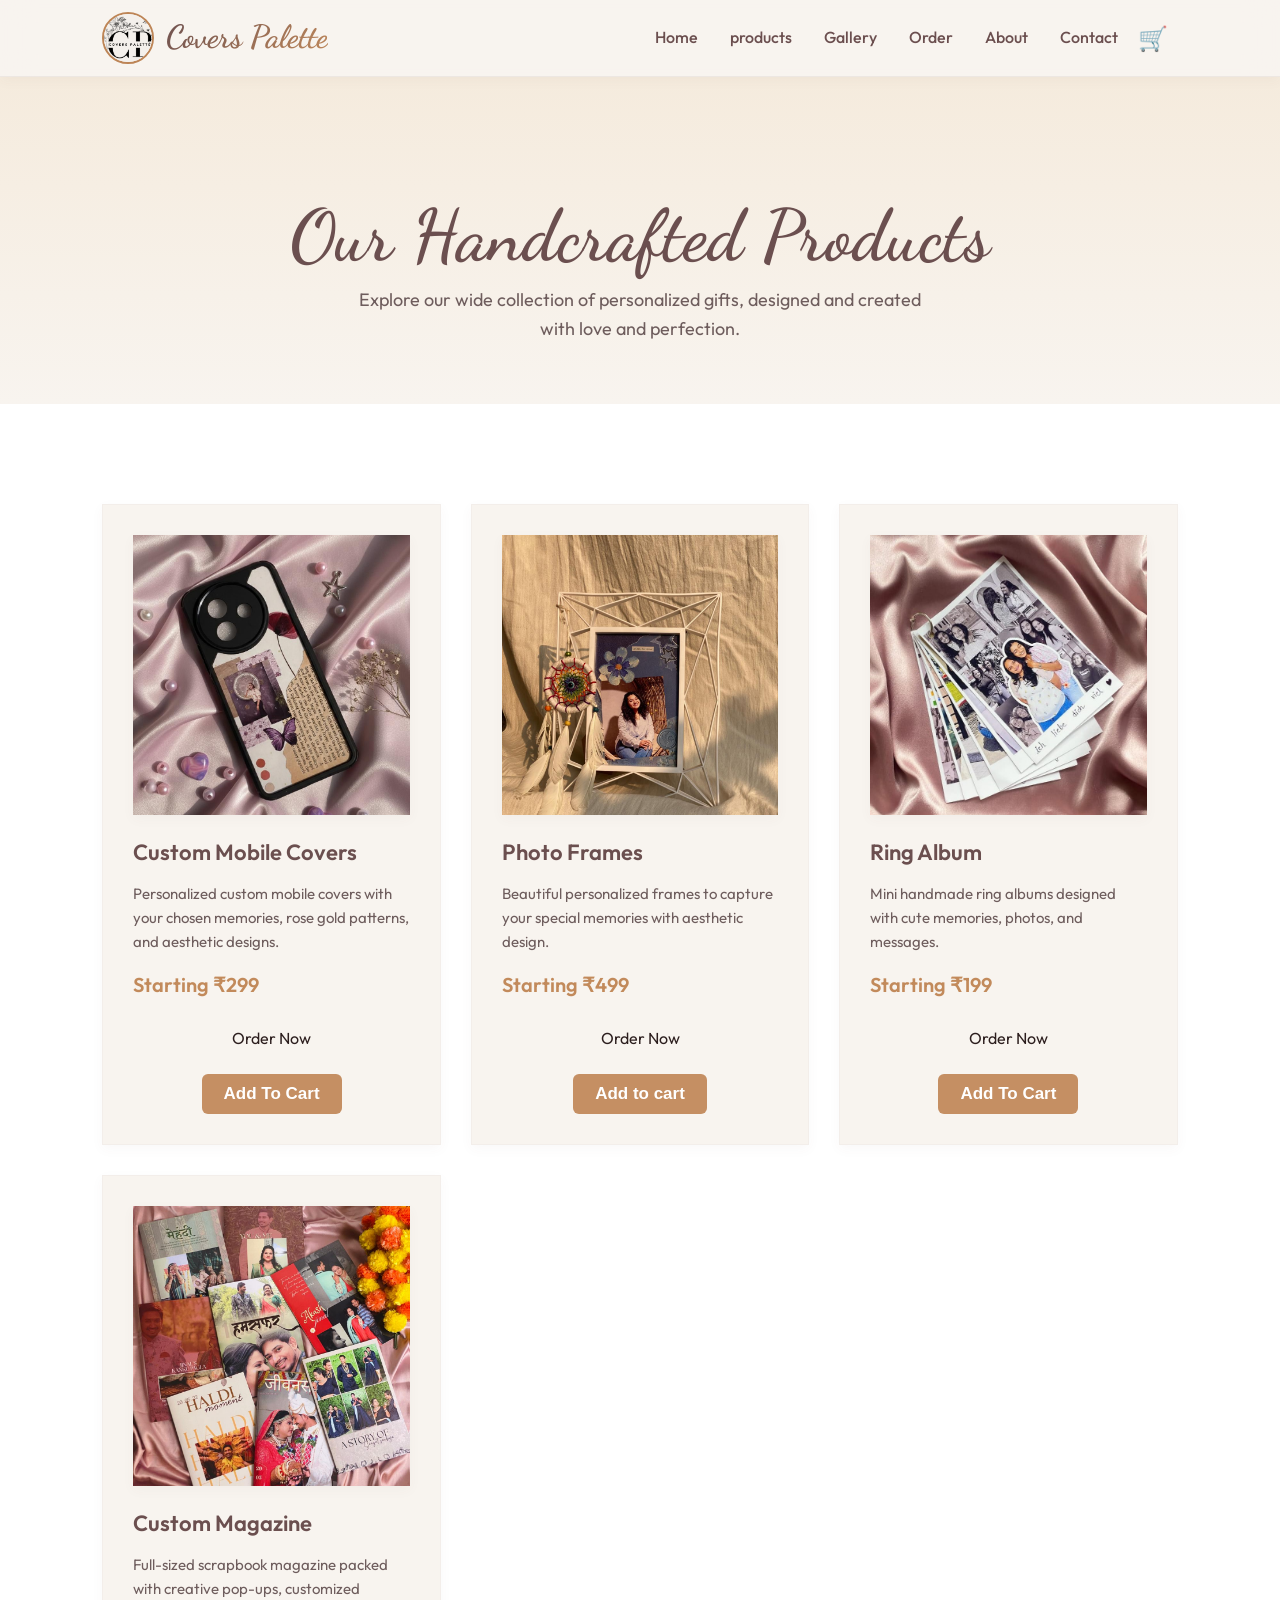
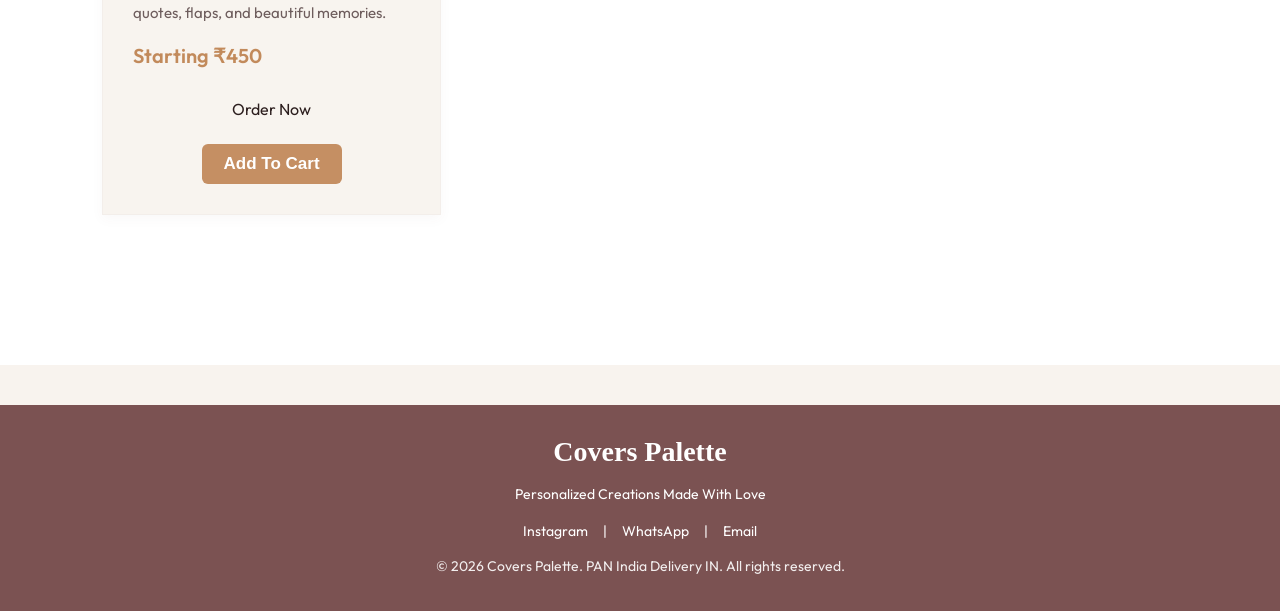
<file: frontend/products.html>
<!DOCTYPE html>
<html lang="en">

<head>
    <meta charset="UTF-8">
    <meta name="viewport" content="width=device-width, initial-scale=1.0">
    <title>Our Products | Covers Palette</title>
    <link rel="stylesheet" href="css/style.css">
</head>

<body>

    <header class="navbar">
        <div class="logo-container">
            <img src="images/logo.jpeg" alt="Covers Palette Logo" class="logo-img">
            <span class="logo-text">Covers Palette</span>
        </div>
        <nav>
            <a href="index.html">Home</a>
            <a href="products.html">products</a>
            <a href="gallery.html">Gallery</a>
            <a href="order.html">Order</a>
            <a href="about.html">About</a>
            <a href="contact.html">Contact</a>
            <a href="cart.html" class="cart-icon">
🛒
</a>
<span id="userName"></span>

<button
id="logoutBtn"
onclick="logout()"
style="display:none;">

Logout

</button>
        </nav>
    </header>

    <section class="page-header">
        <h1>Our Handcrafted Products</h1>
        <p>Explore our wide collection of personalized gifts, designed and created with love and perfection.</p>
    </section>
<section class="featured">
    <div class="cards">

        <div class="card">
            <img src="images/final-cover.jpeg" alt="Custom Mobile Covers">
            <h3>Custom Mobile Covers</h3>
            <p>Personalized custom mobile covers with your chosen memories, rose gold patterns, and aesthetic designs.</p>
            <h4>Starting ₹299</h4>

            <a href="https://wa.me/919825677172?text=Hello%20I%20want%20to%20order%20Custom%20Mobile%20Cover" class="btn">Order Now</a>

            <button
onclick="addToCart(
'Custom Mobile Covers',
299,
'images/final-cover.jpeg'
)"
class="cart-btn">

Add To Cart

</button>
</div>

        <div class="card">
            <img src="images/final-frame.jpeg" alt="Photo Frames">
            <h3>Photo Frames</h3>
            <p>Beautiful personalized frames to capture your special memories with aesthetic design.</p>
            <h4>Starting ₹499</h4>

            <a href="https://wa.me/919825677172?text=Hello%20I%20want%20to%20order%20Photo%20Frame" class="btn">Order Now</a>

           <button  
           onclick="addToCart(
'Photo Frames',
499,
'images/final-frame.jpeg'
)"
class="cart-btn">

Add to cart 
</button>
        </div>

        <div class="card">
            <img src="images/ring-album.jpeg" alt="Ring Album">
            <h3>Ring Album</h3>
            <p>Mini handmade ring albums designed with cute memories, photos, and messages.</p>
            <h4>Starting ₹199</h4>

            <a href="https://wa.me/919825677172?text=Hello%20I%20want%20to%20order%20Ring%20Album" class="btn">Order Now</a>

            <button 
            onclick="addToCart(
'Ring Album',
699,
'images/ringalbum.jpeg'
)"
 class="cart-btn">Add To Cart</button>
        </div>

        <div class="card">
            <img src="images/final-magazines.jpeg" alt="Custom Magazine">
            <h3>Custom Magazine</h3>
            <p>Full-sized scrapbook magazine packed with creative pop-ups, customized quotes, flaps, and beautiful memories.</p>
            <h4>Starting ₹450</h4>

            <a href="https://wa.me/919825677172?text=Hello%20I%20want%20to%20order%20Custom%20Magazine" class="btn">Order Now</a>

            <button
            onclick="addToCart(
'Custom Magazine',
450,
'images/final-magazines.jpeg'
)" class="cart-btn">Add To Cart</button>
        </div>

    </div>
</section>
   <footer class="footer">
  <h2>Covers Palette</h2>
  <p>Personalized Creations Made With Love</p>

  <div class="footer-links">
    <a href="#">Instagram</a>
    <span>|</span>
    <a href="#">WhatsApp</a>
    <span>|</span>
    <a href="#">Email</a>
  </div>

  <p class="copyright">
    © 2026 Covers Palette. PAN India Delivery IN. All rights reserved.
  </p>
</footer>

<script src="js/script.js"></script>
</body>

</html>
</file>
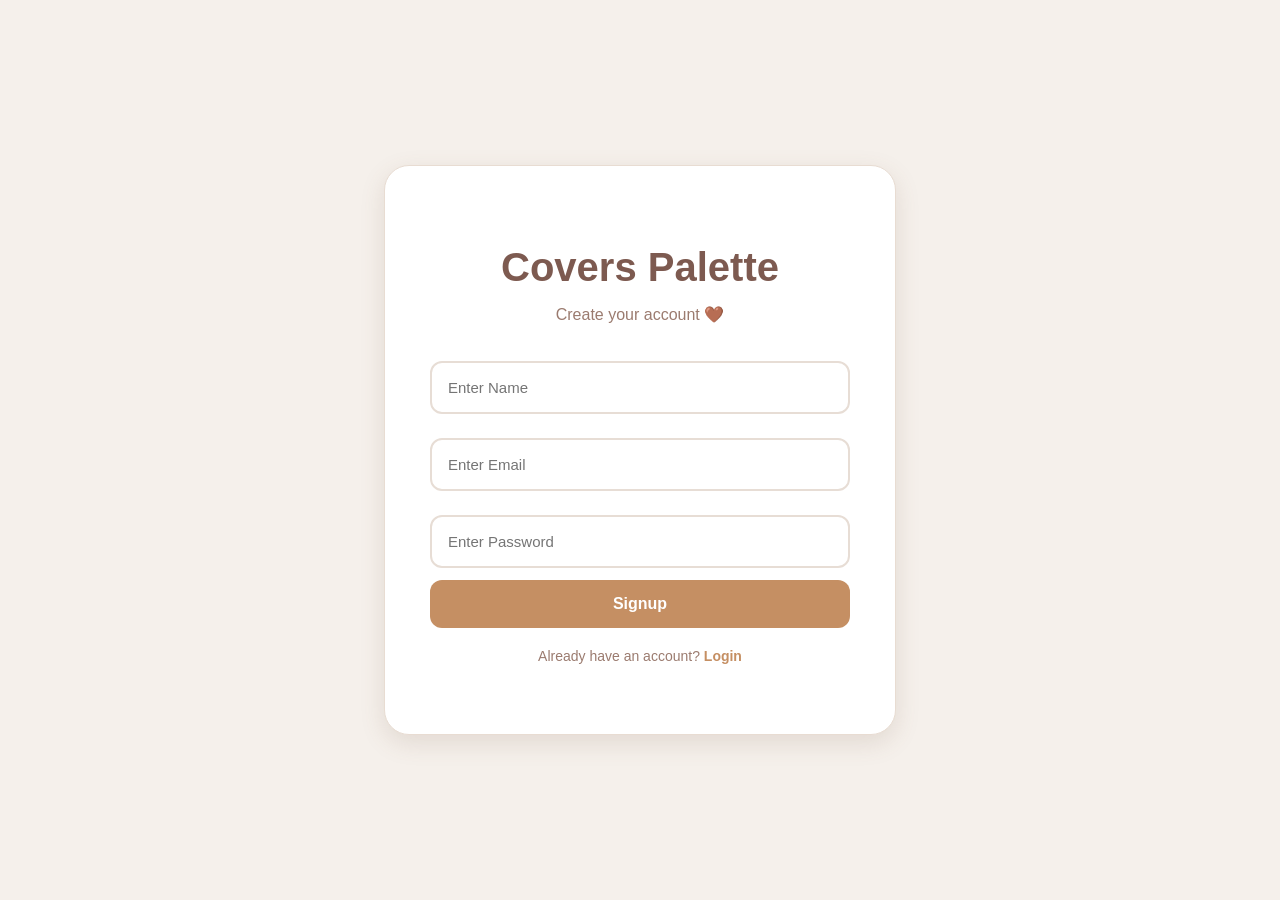
<file: frontend/signup.html>
<!DOCTYPE html>
<html>
<head>
    <title>Signup</title>

    <style>
body{

margin:0;

font-family:Poppins,sans-serif;

display:flex;

justify-content:center;

align-items:center;

height:100vh;

background:#f5f0eb;

}
p{

color:#9b7b6f;

font-size:16px;

margin-top:-15px;

margin-bottom:25px;

}


.box{

width:420px;

padding:45px;

background:#fff;

border-radius:25px;

box-shadow:

0 8px 25px rgba(120,90,70,.15);

text-align:center;
border:1px solid #e8dcd2;

}

h2{

color:#7d5a50;

font-size:40px;

margin-bottom:30px;

font-weight:600;

}

input{

width:100%;

padding:16px;

margin:12px 0;

border:2px solid #e7ddd5;

border-radius:12px;

font-size:15px;

box-sizing:border-box;

outline:none;

color:#7d5a50;

}

input:focus{

border-color:#c58f63;

}

button{

width:100%;

padding:15px;

background:#c58f63;

color:white;

border:none;

border-radius:12px;

font-size:16px;

font-weight:600;

cursor:pointer;

transition:.3s;

}

button:hover{

background:#a97752;

transform:translateY(-2px);

}

.login-text{

margin-top:20px;

font-size:14px;

}

.login-text a{

color:#c58f63;

text-decoration:none;

font-weight:600;

}

.login-text a:hover{

text-decoration:underline;

}
    </style>

</head>

<body>

<div class="box">

<h2>Covers Palette</h2>

<p>Create your account 🤎</p>
<input type="text" id="name" placeholder="Enter Name">

<input type="email" id="email" placeholder="Enter Email">

<input type="password" id="password" placeholder="Enter Password">

<button onclick="signup()">Signup</button>
<p class="login-text">

Already have an account?

<a href="login.html">

Login

</a>

</p>

</div>

<script>

async function signup(){

const user={

name:document.getElementById("name").value,

email:document.getElementById("email").value,

password:document.getElementById("password").value

};

await fetch("http://localhost:8080/api/signup",{

method:"POST",

headers:{
"Content-Type":"application/json"
},

body:JSON.stringify(user)

});

alert("Signup Successful");

}

</script>

</body>
</html>
</file>
<file: frontend/css/style.css>
@import url('https://fonts.googleapis.com/css2?family=Dancing+Script:wght@500;700&family=Outfit:wght@300;400;500;600;700&display=swap');

:root {
    --primary: #6B4F4F;
    --primary-light: #7A5656;
    --primary-dark: #4A3333;
    --accent: #C28A5B;
    --accent-hover: #AA744B;
    --bg-cream: #F8F4EF;
    --bg-cream-dark: #F5EBDD;
    --bg-white: #FFFFFF;
    --text-dark: #2C1E1E;
    --text-muted: #6E5D5D;
    --border-color: rgba(107, 79, 79, 0.08);
    
    --shadow-sm: 0 4px 12px rgba(107, 79, 79, 0.04);
    --shadow-md: 0 10px 30px rgba(107, 79, 79, 0.08);
    --shadow-lg: 0 20px 40px rgba(107, 79, 79, 0.12);
    
    --transition: all 0.4s cubic-bezier(0.16, 1, 0.3, 1);
    
    --font-heading: 'Dancing Script', cursive;
    --font-body: 'Outfit', sans-serif;
}

/* Global Reset */
*{
    margin: 0;
    padding: 0;
    box-sizing: border-box;
}

body {
    background-color: var(--bg-cream);
    color: var(--text-dark);
    font-family: var(--font-body);
    line-height: 1.6;
    overflow-x: hidden;
}

/* Typography elements */
h1, h2, h3 {
    font-weight: 600;
}

p {
    color: var(--text-muted);
}

a {
    color: inherit;
    text-decoration: none;
    transition: var(--transition);
}

/* Scrollbar Customization */
::-webkit-scrollbar {
    width: 8px;
}
::-webkit-scrollbar-track {
    background: var(--bg-cream);
}
::-webkit-scrollbar-thumb {
    background: var(--primary-light);
    border-radius: 4px;
}
::-webkit-scrollbar-thumb:hover {
    background: var(--primary);
}

/* Navbar */
.navbar {
    display: flex;
    justify-content: space-between;
    align-items: center;
    padding: 12px 8%;
    background: rgba(248, 244, 239, 0.85);
    backdrop-filter: blur(16px);
    -webkit-backdrop-filter: blur(16px);
    border-bottom: 1px solid var(--border-color);
    position: sticky;
    top: 0;
    z-index: 1000;
    box-shadow: var(--shadow-sm);
    transition: var(--transition);
}

.logo-container {
    display: flex;
    align-items: center;
    gap: 12px;
}

.logo-img {
    height: 52px;
    width: 52px;
    object-fit: cover;
    border-radius: 50%;
    border: 2px solid var(--accent);
    mix-blend-mode: multiply;
    transition: var(--transition);
}

.logo-img:hover {
    transform: rotate(10deg) scale(1.05);
}

.logo-text, .logo {
    font-family: var(--font-heading);
    font-size: 32px;
    font-weight: 700;
    color: var(--primary);
    background: linear-gradient(135deg, var(--primary), var(--accent));
    -webkit-background-clip: text;
    -webkit-text-fill-color: transparent;
    transition: var(--transition);
}

nav {
    display: flex;
    align-items: center;
}

nav a {
    margin-left: 32px;
    color: var(--primary);
    font-size: 16px;
    font-weight: 500;
    position: relative;
    padding: 6px 0;
}

nav a::after {
    content: '';
    position: absolute;
    bottom: 0;
    left: 0;
    width: 0;
    height: 2px;
    background: var(--accent);
    transition: var(--transition);
}

nav a:hover {
    color: var(--accent);
}

nav a:hover::after {
    width: 100%;
}

nav a.active {
    color: var(--accent);
}

nav a.active::after {
    width: 100%;
}

/* Buttons */
button{
width:100%;
padding:12px;
background:#000;
color:white;
border:none;
border-radius:8px;
font-size:16px;
cursor:pointer;
transition:0.3s;
}

button:hover{
background:#333;
}

.btn:hover, button:hover {
    background: var(--accent-hover);
    transform: translateY(-3px);
    box-shadow: 0 8px 20px rgba(170, 116, 75, 0.4);
}

.btn:active, button:active {
    transform: translateY(-1px);
}

/* Hero Section */
.hero {
    min-height: 80vh;
    display: flex;
    justify-content: center;
    align-items: center;
    text-align: center;
    flex-direction: column;
    background: radial-gradient(circle at 10% 20%, rgba(245, 235, 221, 0.6) 0%, rgba(248, 244, 239, 1) 90%);
    padding: 40px 20px;
    animation: fadeIn 1s ease-out;
}

.hero h1 {
    font-family: var(--font-heading);
    font-size: 96px;
    color: var(--primary);
    margin-bottom: 5px;
    line-height: 1;
    text-shadow: 1px 1px 2px rgba(107, 79, 79, 0.05);
}

.hero h2 {
    font-family: var(--font-body);
    font-size: 26px;
    font-weight: 400;
    letter-spacing: 1px;
    color: var(--accent);
    margin-bottom: 20px;
}

.hero p {
    font-size: 18px;
    color: var(--text-muted);
    max-width: 600px;
    margin-bottom: 40px;
}

/* Featured Section */
.featured {
    padding: 100px 8%;
    text-align: center;
    background: var(--bg-white);
}

.featured h2 {
    font-family: var(--font-heading);
    font-size: 56px;
    color: var(--primary);
    margin-bottom: 12px;
}

.featured > p {
    font-size: 18px;
    margin-bottom: 50px;
    max-width: 600px;
    margin-left: auto;
    margin-right: auto;
}

.cards {
    display: grid;
    grid-template-columns: repeat(auto-fit, minmax(280px, 1fr));
    gap: 30px;
    margin-bottom: 50px;
}

.card {
    background: var(--bg-cream);
    padding: 30px;
    border-radius: var(--radius-lg);
    box-shadow: var(--shadow-sm);
    transition: var(--transition);
    border: 1px solid rgba(107, 79, 79, 0.03);
    display: flex;
    flex-direction: column;
    text-align: left;
}

.card:hover {
    transform: translateY(-8px);
    box-shadow: var(--shadow-lg);
    background: var(--bg-white);
    border-color: rgba(194, 138, 91, 0.15);
}

.card img {
    width: 100%;
    height: 280px;
    object-fit: cover;
    border-radius: var(--radius-md);
    margin-bottom: 20px;
    box-shadow: var(--shadow-sm);
    transition: var(--transition);
}

.card:hover img {
    transform: scale(1.02);
}

.card h3 {
    font-size: 22px;
    color: var(--primary);
    margin-bottom: 12px;
    font-weight: 600;
}

.card p {
    color: var(--text-muted);
    font-size: 15px;
    flex-grow: 1;
    margin-bottom: 15px;
}

.card h4 {
    color: var(--accent);
    font-size: 20px;
    font-weight: 600;
    margin-bottom: 15px;
}

.card .btn {
    width: 100%;
    text-align: center;
    padding: 10px 20px;
}

/* About Preview & Why Choose Us */
.about-preview, .why-us, .delivery, .instagram {
    padding: 100px 8%;
    background: var(--bg-cream-dark);
    text-align: center;
}

.about-text h2, .why-us h2, .delivery h2, .instagram h2, .payment h2, .faq h2 {
    font-family: var(--font-heading);
    font-size: 56px;
    color: var(--primary);
    margin-bottom: 16px;
}

.about-text p, .delivery p, .payment p, .instagram p {
    max-width: 750px;
    margin: 0 auto 35px;
    font-size: 18px;
    color: var(--text-muted);
    line-height: 1.8;
}

.why-box, .delivery-box, .payment-box {
    display: grid;
    grid-template-columns: repeat(auto-fit, minmax(220px, 1fr));
    gap: 25px;
    max-width: 1100px;
    margin: 40px auto 0;
}

.why-box div, .delivery-box span, .payment-box span {
    background: var(--bg-white);
    padding: 30px 20px;
    border-radius: var(--radius-md);
    box-shadow: var(--shadow-sm);
    font-weight: 500;
    font-size: 16px;
    color: var(--primary);
    border: 1px solid rgba(107, 79, 79, 0.02);
    transition: var(--transition);
}

.why-box div:hover, .delivery-box span:hover, .payment-box span:hover {
    transform: translateY(-5px);
    box-shadow: var(--shadow-md);
    border-color: rgba(194, 138, 91, 0.1);
}

/* Reviews */
.reviews, .payment, .faq {
    padding: 100px 8%;
    text-align: center;
    background: var(--bg-white);
}

.review-container {
    display: grid;
    grid-template-columns: repeat(auto-fit, minmax(300px, 1fr));
    gap: 30px;
    margin-top: 40px;
}

.review-card {
    background: var(--bg-cream);
    padding: 40px 30px;
    border-radius: var(--radius-lg);
    box-shadow: var(--shadow-sm);
    position: relative;
    border: 1px solid rgba(107, 79, 79, 0.02);
    transition: var(--transition);
}

.review-card:hover {
    transform: translateY(-5px);
    box-shadow: var(--shadow-md);
    background: var(--bg-white);
    border-color: rgba(194, 138, 91, 0.1);
}

.review-card p {
    font-style: italic;
    color: var(--text-muted);
    font-size: 16px;
    line-height: 1.7;
    margin-bottom: 20px;
}

.review-card h4 {
    color: var(--primary);
    font-weight: 600;
    font-size: 16px;
}

/* Quick Contact / WhatsApp Integration */
.contact-quick {
    padding: 100px 8%;
    background: linear-gradient(135deg, var(--primary), var(--primary-light));
    color: var(--bg-cream);
    text-align: center;
}

.contact-quick h2 {
    font-family: var(--font-heading);
    font-size: 64px;
    color: var(--bg-cream);
    margin-bottom: 16px;
}

.contact-quick p {
    color: rgba(248, 244, 239, 0.85);
    font-size: 20px;
    max-width: 600px;
    margin: 0 auto 40px;
}

.contact-quick .btn {
    background: var(--bg-cream);
    color: var(--primary);
    box-shadow: 0 4px 15px rgba(0,0,0,0.15);
}

.contact-quick .btn:hover {
    background: var(--bg-white);
    color: var(--accent-hover);
}

/* FAQ Section */
.faq-item {
    background: var(--bg-cream);
    padding: 30px;
    margin-bottom: 25px;
    border-radius: var(--radius-md);
    box-shadow: var(--shadow-sm);
    max-width: 800px;
    margin-left: auto;
    margin-right: auto;
    text-align: left;
    transition: var(--transition);
    border: 1px solid rgba(107, 79, 79, 0.02);
}

.faq-item:hover {
    transform: translateX(5px);
    box-shadow: var(--shadow-md);
    background: var(--bg-white);
    border-color: rgba(194, 138, 91, 0.1);
}

.faq-item h3 {
    color: var(--primary);
    font-size: 18px;
    margin-bottom: 10px;
    font-weight: 600;
}

.faq-item p {
    color: var(--text-muted);
    font-size: 15px;
    line-height: 1.6;
}

/* Page Header */
.page-header {
    padding: 80px 8% 60px;
    text-align: center;
    background: linear-gradient(to bottom, var(--bg-cream-dark) 0%, var(--bg-cream) 100%);
}

.page-header h1 {
    font-family: var(--font-heading);
    font-size: 72px;
    color: var(--primary);
    margin-bottom: 10px;
    line-height: 1.1;
}

.page-header p {
    font-size: 18px;
    color: var(--text-muted);
    max-width: 600px;
    margin: 0 auto;
}



/* Forms & Interactive Styling (Contact & Order Pages) */
.form-container {
    max-width: 700px;
    margin: 40px auto 100px;
    background: var(--bg-white);
    padding: 50px 40px;
    border-radius: var(--radius-lg);
    box-shadow: var(--shadow-md);
    border: 1px solid var(--border-color);
}

.form-group {
    margin-bottom: 25px;
    text-align: left;
}

.form-group label {
    display: block;
    font-size: 15px;
    font-weight: 600;
    color: var(--primary);
    margin-bottom: 8px;
}

.form-control {
    width: 100%;
    padding: 14px 20px;
    font-family: var(--font-body);
    font-size: 15px;
    background: var(--bg-cream);
    border: 1px solid rgba(107, 79, 79, 0.1);
    border-radius: 12px;
    color: var(--text-dark);
    outline: none;
    transition: var(--transition);
}

.form-control:focus {
    background: var(--bg-white);
    border-color: var(--accent);
    box-shadow: 0 0 0 4px rgba(194, 138, 91, 0.15);
}

textarea.form-control {
    resize: vertical;
    min-height: 150px;
}

select.form-control {
    cursor: pointer;
    appearance: none;
    background-image: url("data:image/svg+xml;charset=UTF-8,%3csvg xmlns='http://www.w3.org/2000/svg' viewBox='0 0 24 24' fill='none' stroke='%236B4F4F' stroke-width='2' stroke-linecap='round' stroke-linejoin='round'%3e%3cpolyline points='6 9 12 15 18 9'%3e%3c/polyline%3e%3c/svg%3e");
    background-repeat: no-repeat;
    background-position: right 20px center;
    background-size: 16px;
    padding-right: 45px;
}

/* Order Success Prompt */
.order-success-prompt {
    display: none;
    margin-top: 30px;
    padding: 20px;
    border-radius: 12px;
    background: rgba(194, 138, 91, 0.1);
    border: 1px solid var(--accent);
    color: var(--primary);
    text-align: center;
}

/* About Page Specific Styles */
.about-section {
    padding: 80px 8%;
    background: var(--bg-white);
}

.about-grid {
    display: grid;
    grid-template-columns: 1fr 1fr;
    gap: 60px;
    align-items: center;
}

.about-image img {
    width: 100%;
    height: 500px;
    object-fit: cover;
    border-radius: var(--radius-lg);
    box-shadow: var(--shadow-lg);
    border: 6px solid var(--bg-cream-dark);
}

.about-content h2 {
    font-family: var(--font-heading);
    font-size: 52px;
    color: var(--primary);
    margin-bottom: 20px;
}

.about-content p {
    font-size: 16px;
    margin-bottom: 20px;
    line-height: 1.8;
}

/* Contact Info Layout */
.contact-grid {
    display: grid;
    grid-template-columns: 1fr 1.2fr;
    gap: 50px;
    max-width: 1100px;
    margin: 50px auto 100px;
}

.contact-info {
    background: var(--primary);
    color: var(--bg-cream);
    padding: 50px;
    border-radius: var(--radius-lg);
    box-shadow: var(--shadow-md);
    text-align: left;
}

.contact-info h2 {
    font-family: var(--font-heading);
    font-size: 48px;
    color: var(--bg-cream);
    margin-bottom: 25px;
}

.contact-info p {
    color: rgba(248, 244, 239, 0.8);
    margin-bottom: 40px;
}

.info-item {
    display: flex;
    align-items: center;
    gap: 15px;
    margin-bottom: 25px;
    font-size: 16px;
}

.info-item span.icon {
    font-size: 24px;
    color: var(--accent);
}

.social-links {
    margin-top: 40px;
    display: flex;
    gap: 20px;
}

.social-links a {
    display: inline-flex;
    justify-content: center;
    align-items: center;
    width: 45px;
    height: 45px;
    border-radius: 50%;
    background: rgba(248, 244, 239, 0.1);
    color: var(--bg-cream);
    font-size: 20px;
    transition: var(--transition);
}

.social-links a:hover {
    background: var(--accent);
    color: var(--bg-white);
    transform: translateY(-3px);
}

.footer {
  background-color: #7b5252;
  color: white;
  text-align: center;
  padding: 25px 15px;
  margin-top: 40px;
}

.footer h2 {
  font-family: 'Pacifico', cursive;
  font-size: 28px;
  margin-bottom: 8px;
}

.footer p {
  
font-size:14px;
margin:8px 0;
color:white;
}


.footer-links {
  margin: 12px 0;
}

.footer-links a,
.footer-links span {
  color: white;
  text-decoration: none;
  margin: 0 6px;
  font-size: 14px;
}

.copyright {
  font-size: 13px;
  opacity: 0.9;
}
/* Floating WhatsApp Button */
.whatsapp-float {
    position: fixed;
    bottom: 30px;
    right: 30px;
    background-color: #25D366;
    color: white;
    width: 60px;
    height: 60px;
    border-radius: 50%;
    display: flex;
    justify-content: center;
    align-items: center;
    box-shadow: 0 4px 15px rgba(37, 211, 102, 0.4);
    z-index: 9999;
    transition: var(--transition);
}

.whatsapp-float:hover {
    transform: scale(1.1) rotate(5deg);
    background-color: #128C7E;
    box-shadow: 0 8px 25px rgba(18, 140, 126, 0.5);
}

.whatsapp-float::before {
    content: '';
    position: absolute;
    width: 100%;
    height: 100%;
    border-radius: 50%;
    background-color: #25D366;
    opacity: 0.3;
    z-index: -1;
    animation: whatsappPulse 2s infinite;
}

@keyframes whatsappPulse {
    0% {
        transform: scale(1);
        opacity: 0.4;
    }
    100% {
        transform: scale(1.4);
        opacity: 0;
    }
}

/* FAQ Accordion Upgrades */
.faq-item {
    cursor: pointer;
    transition: var(--transition);
    overflow: hidden;
}

.faq-question {
    display: flex;
    justify-content: space-between;
    align-items: center;
    gap: 15px;
}

.faq-question h3 {
    margin-bottom: 0;
    font-size: 18px;
    font-weight: 600;
}

.faq-toggle {
    font-size: 24px;
    font-weight: 500;
    color: var(--primary-light);
    transition: var(--transition);
    line-height: 1;
}

.faq-answer {
    max-height: 0;
    overflow: hidden;
    opacity: 0;
    transition: all 0.4s cubic-bezier(0.16, 1, 0.3, 1);
}

.faq-answer p {
    padding-top: 15px;
    margin-bottom: 0;
    font-size: 15px;
    line-height: 1.6;
}

.faq-item.active {
    background: var(--bg-white);
    border-color: rgba(194, 138, 91, 0.15);
}

.faq-item.active .faq-toggle {
    transform: rotate(45deg);
    color: var(--accent);
}

.faq-item.active .faq-answer {
    opacity: 1;
}

/* Animations */
@keyframes fadeIn {
    from {
        opacity: 0;
        transform: translateY(20px);
    }
    to {
        opacity: 1;
        transform: translateY(0);
    }
}

/* Responsive adjustments */
@media (max-width: 992px) {
    .about-grid, .contact-grid {
        grid-template-columns: 1fr;
    }
    .about-image img {
        height: 350px;
    }
    .hero h1 {
        font-size: 72px;
    }
    .hero h2 {
        font-size: 22px;
    }
}

@media (max-width: 768px) {
    .navbar {
        flex-direction: column;
        gap: 15px;
        padding: 15px 4%;
    }
    nav {
        flex-wrap: wrap;
        justify-content: center;
        gap: 10px;
    }
    nav a {
        margin: 5px 12px;
        font-size: 15px;
    }
    .hero h1 {
        font-size: 56px;
    }
    .hero h2 {
        font-size: 18px;
    }
    .featured h2, .about-text h2, .why-us h2, .delivery h2, .instagram h2, .payment h2, .faq h2 {
        font-size: 42px;
    }
    .form-container {
        padding: 30px 20px;
    }
    .contact-info {
        padding: 30px;
    }
}

.card:hover{
transform:translateY(-8px);
transition:0.3s;
box-shadow:0 10px 25px rgba(0,0,0,0.15);
}

button:hover{
transform:scale(1.05);
transition:0.3s;
}

.gallery-section {
  width: 85%;
  margin: 40px auto 80px;
  display: grid !important;
  grid-template-columns: repeat(3, 1fr) !important;
  gap: 28px;
}

.gallery-section img {
  width: 100% !important;
  height: 360px !important;
  object-fit: cover !important;
  border-radius: 18px;
  border: none;
  box-shadow: 0 8px 22px rgba(0,0,0,0.12);
}

.gallery-section img:hover {
  transform: scale(1.03);
  transition: 0.3s;
}

#userInfo{
    color:#7d5a50;
    font-weight:600;
    font-size:15px;
    margin-left:25px;
    white-space:nowrap;
}

#logoutBtn{
    background:#c58f63;
    color:white;
    border:none;
    padding:9px 18px;
    border-radius:20px;
    font-weight:600;
    cursor:pointer;
    margin-left:12px;
    transition:0.3s;
}

#logoutBtn:hover{
    background:#a97752;
    transform:translateY(-2px);
}
#userInfo{
margin-left:18px;
font-size:16px;
color:#7d5a50;
font-weight:600;
}

#logoutBtn{

box-shadow:
0 4px 10px
rgba(197,143,99,0.25);

}
.cart-btn{
    background:#c58f63;
    color:white;
    border:none;
    padding:10px 22px;
    border-radius:6px;
    cursor:pointer;
    margin-top:12px;
    font-weight:600;
    display:inline-block;
    width:auto;
}

.cart-btn:hover{
    background:#a97752;
}

/* Cart Page */

#cartItems{

max-width:900px;
margin:30px auto;

}

#cartItems .card{

background:white;

padding:25px;

margin-bottom:20px;

border-radius:18px;

box-shadow:
0 5px 18px
rgba(0,0,0,0.08);

transition:0.3s;

}

#cartItems .card:hover{

transform:translateY(-5px);

}

#cartItems h3{

color:#7a5a56;

font-size:28px;

margin-bottom:10px;

}

#cartItems p{

font-size:20px;

color:#c58f63;

font-weight:700;

}

#total{

text-align:center;

font-size:34px;

color:#7a5a56;

margin:30px;

}

button{

background:#c58f63;

color:white;

border:none;

padding:14px 30px;

border-radius:12px;

font-size:17px;

cursor:pointer;

display:block;

margin:auto;

transition:0.3s;

}

button:hover{

background:#a97752;

transform:scale(1.05);

}

body{

background:#f8f3ee;

}

h1{

text-align:center;

margin-top:40px;

color:#7a5a56;

font-size:42px;

}
.cart-icon{
    font-size:24px;
    text-decoration:none;
    margin-left:20px;
    margin-right:10px;
    transition:0.3s;
}

.cart-icon:hover{
    transform:scale(1.2);
}

#cartItems .card{
    max-width:850px;
    margin:25px auto;
    padding:25px;
    background:white;
    border-radius:22px;
    box-shadow:0 8px 25px rgba(120,90,70,.12);
}

.cart-image{
    width:100%;
    max-width:700px;

    height:320px;

    object-fit:contain;

    border-radius:18px;

    display:block;

    margin:0 auto 20px;

    background:white;
}

.quantity-box{
    display:flex;
    justify-content:center;
    align-items:center;
    gap:25px;
    margin:20px 0;
}

.quantity-box button{
    width:45px;
    height:45px;

    border:none;
    border-radius:12px;

    background-color:#c58f63 !important;

    color:white;
    font-size:24px;
    font-weight:bold;

    cursor:pointer;

    display:flex;
    justify-content:center;
    align-items:center;

    box-shadow:0 4px 10px rgba(197,143,99,0.3);

    padding:0;
}

.quantity-box button:hover{
    background-color:#c58f63 !important;
}

.quantity-box span{
    font-size:20px;
    font-weight:bold;
    min-width:20px;
    text-align:center;
}

#cartItems .card button:last-child{
    padding:10px 18px;
    border:none;
    background:#b5654d;
    color:white;
    border-radius:10px;
    cursor:pointer;
}

#cartItems .card button:last-child:hover{
    background:#8f4936;
}
/* ONLY CART FIX - DO NOT TOUCH OLD CSS */

.cart-buttons{
    display:flex !important;
    justify-content:center !important;
    align-items:center !important;
    gap:25px !important;
    margin:30px auto !important;
    width:100% !important;
}

.clear-cart-btn,
.place-order-btn{
    width:180px !important;
    height:52px !important;
    display:flex !important;
    justify-content:center !important;
    align-items:center !important;
    margin:0 !important;
}

.cart-image{
    width:100% !important;
    max-width:420px !important;
    height:300px !important;
    object-fit:contain !important;
}

.quantity-box button{
    width:45px !important;
    height:45px !important;
    padding:0 !important;
    border-radius:12px !important;
}

.remove-btn{
    width:auto !important;
    padding:10px 18px !important;
}
.cart-image{
    width:100% !important;
    max-width:820px !important;
    height:330px !important;
    object-fit:cover !important;
    object-position:center !important;
    border-radius:18px !important;
    display:block !important;
    margin:0 auto 22px !important;
}
</file>
